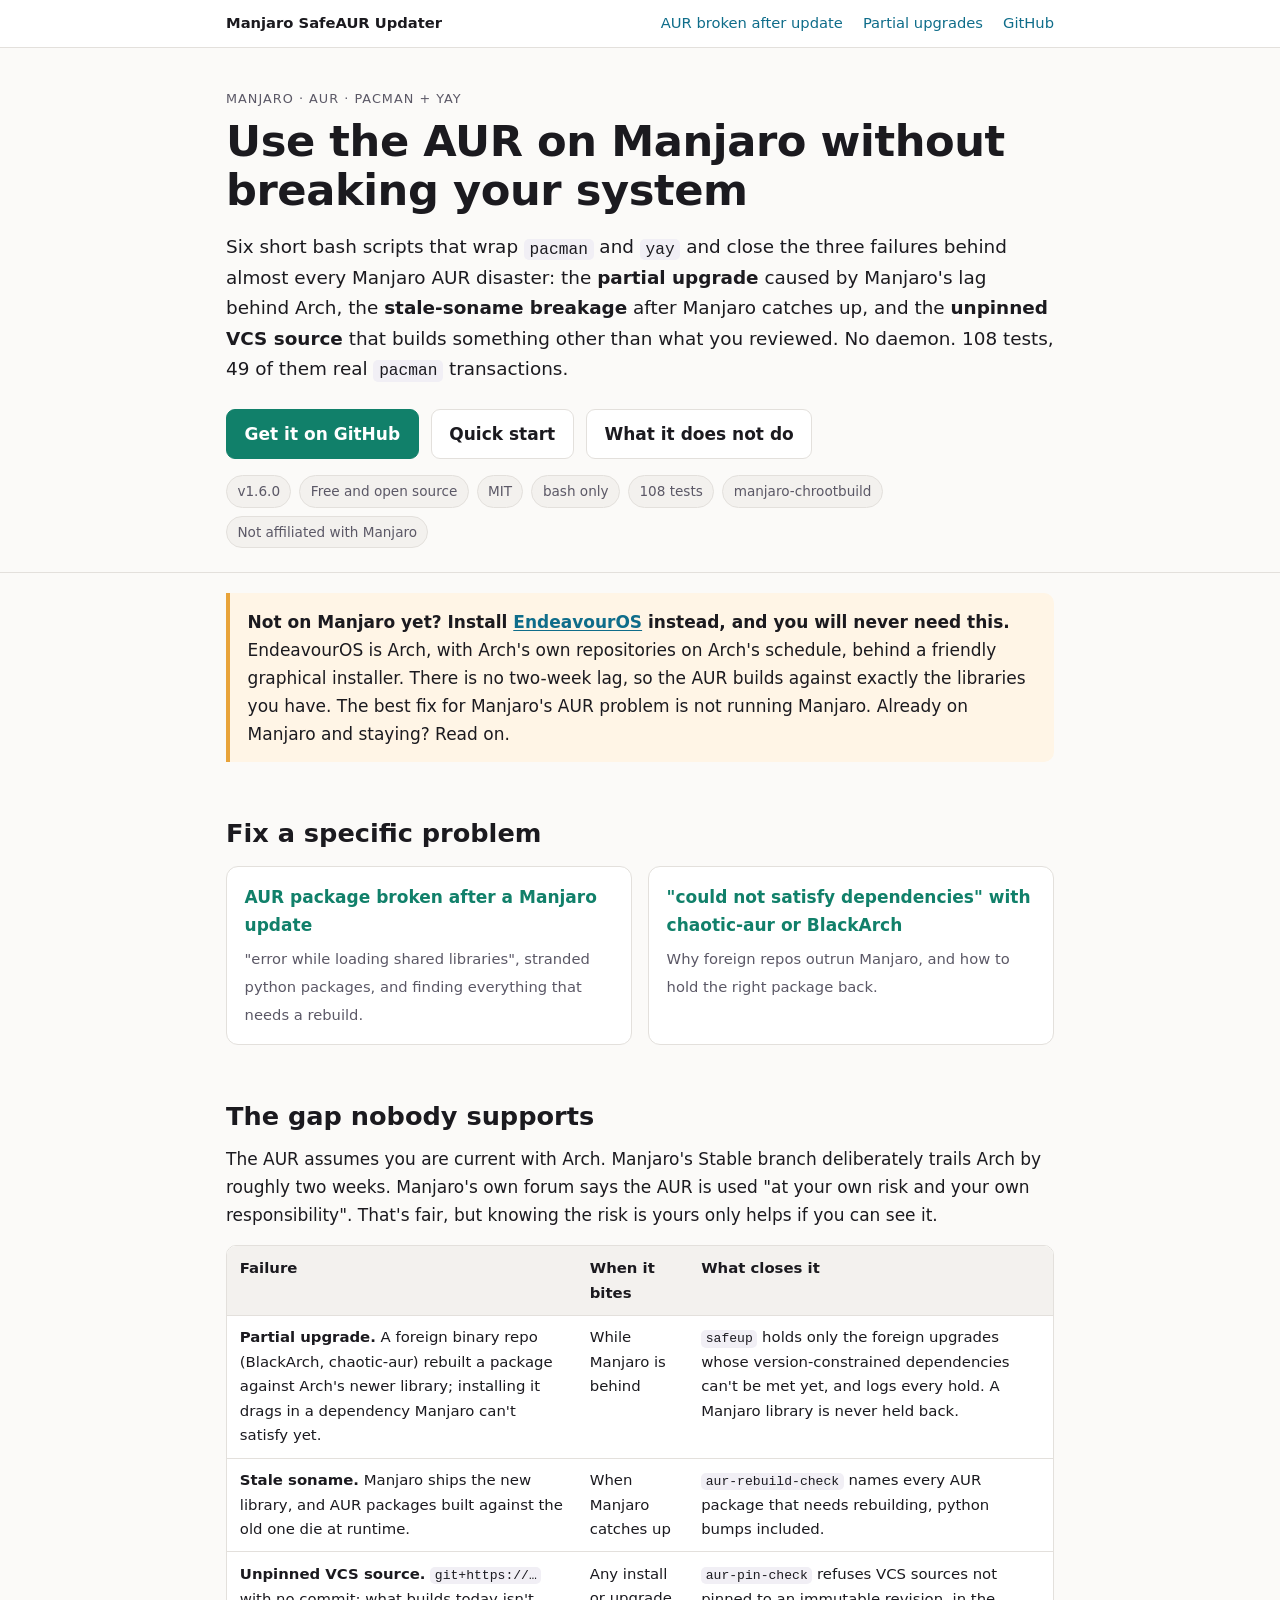
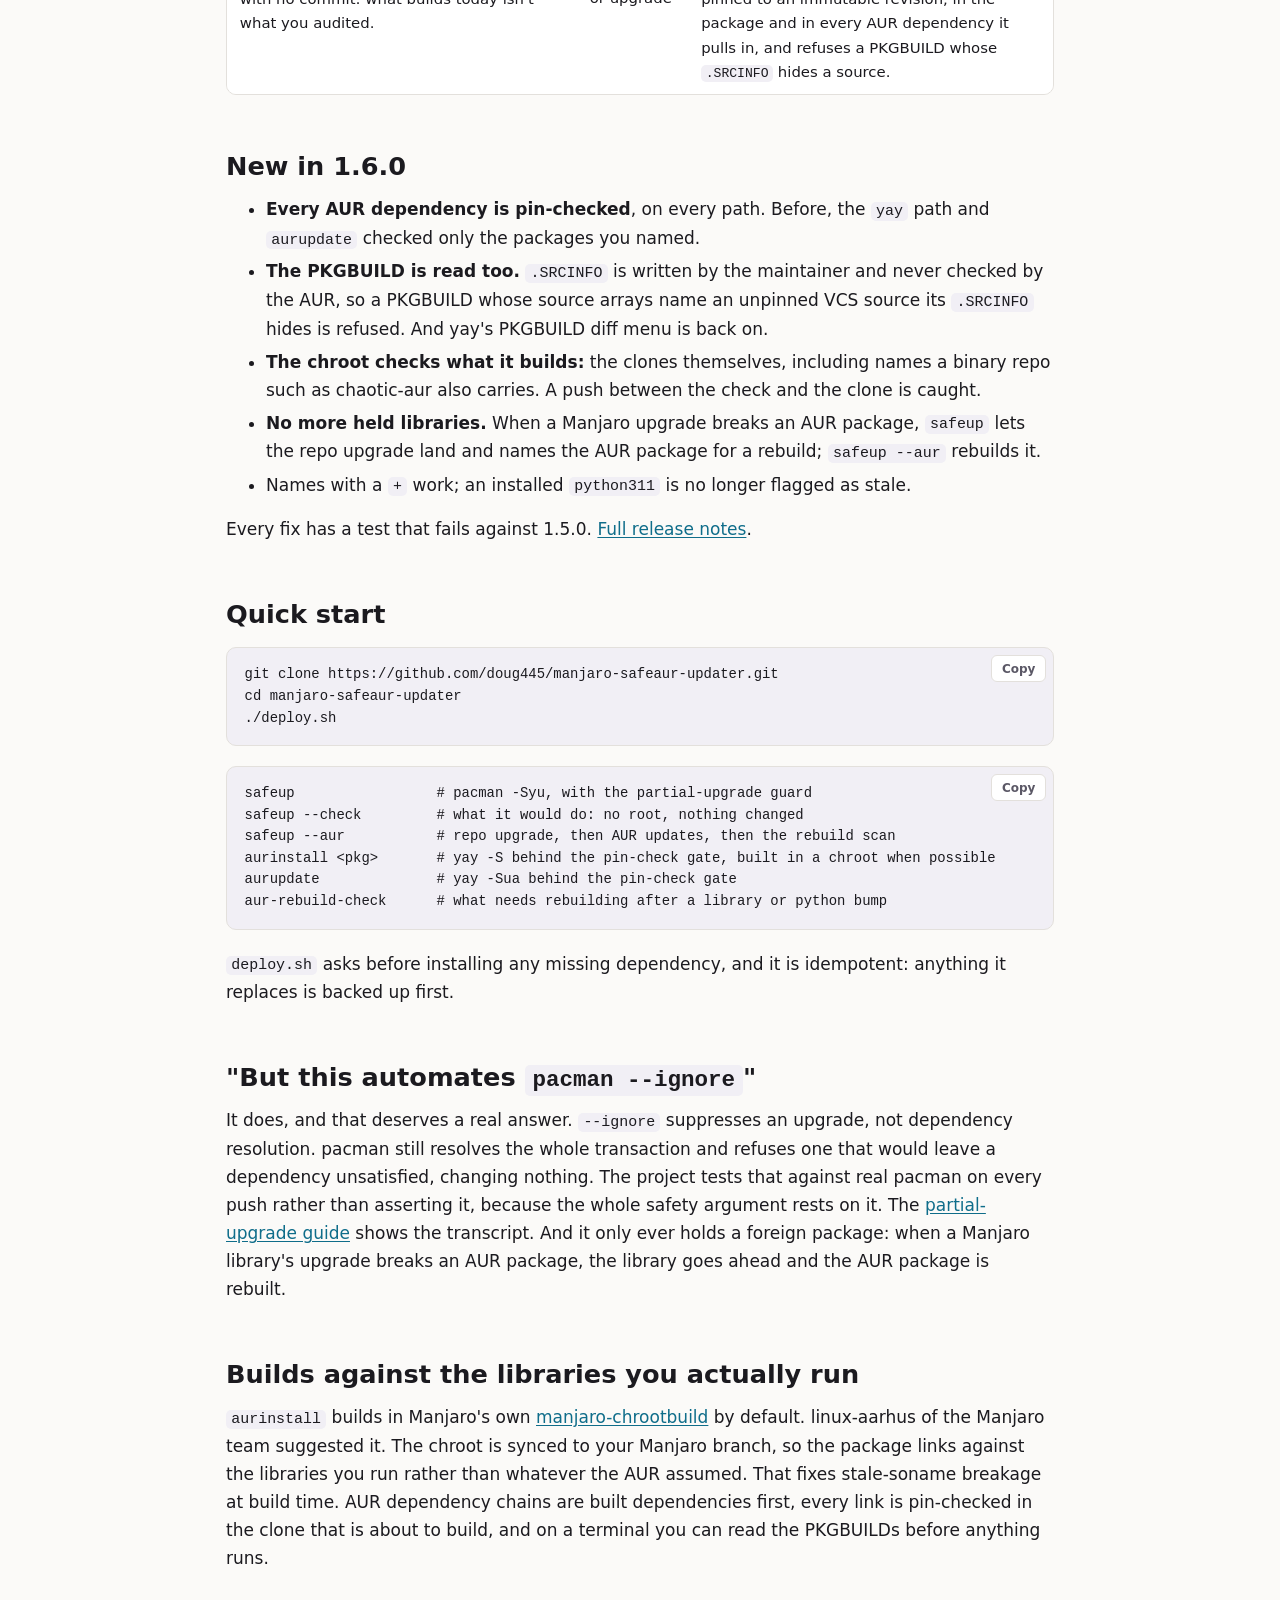
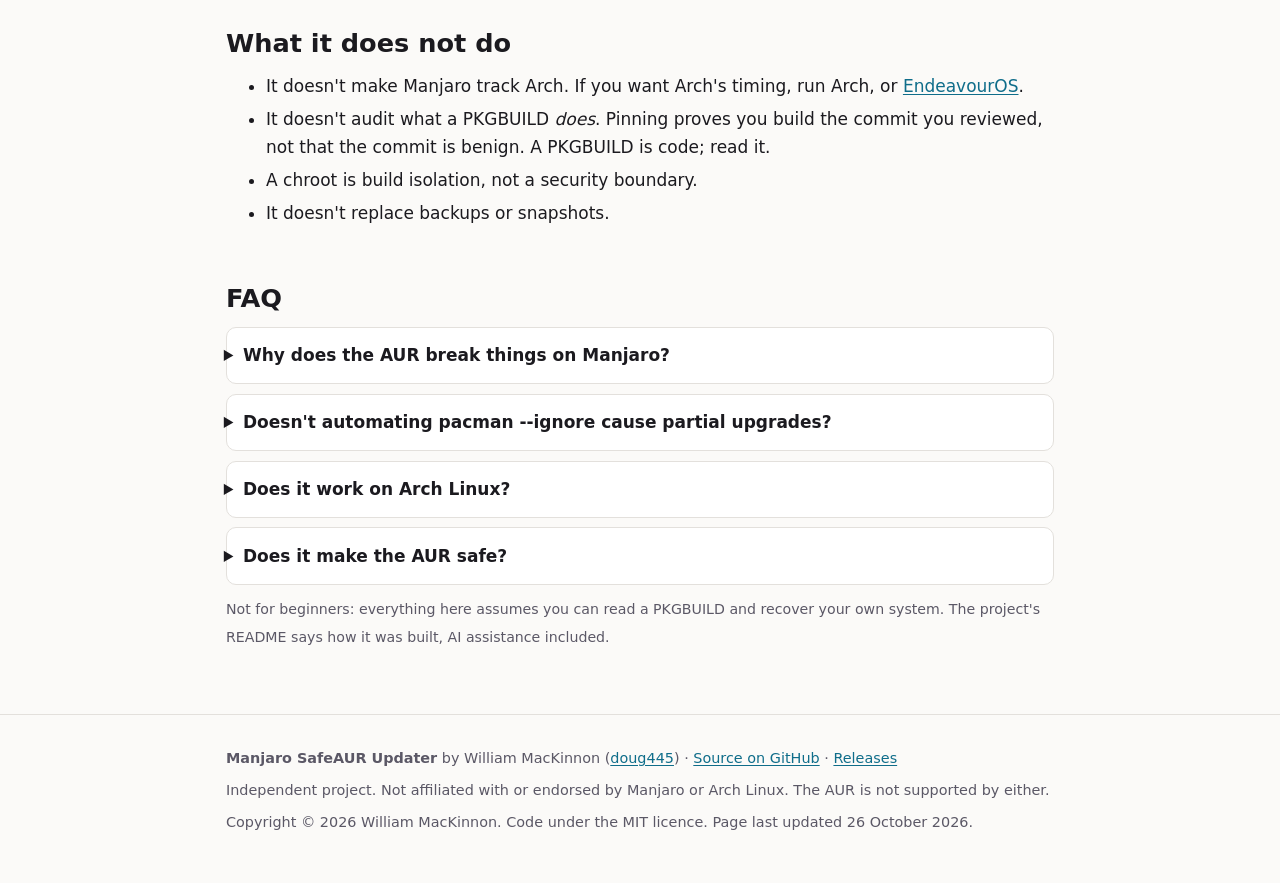
<file: index.html>
<!doctype html>
<html lang="en">
<head>
<meta charset="utf-8">
<meta name="viewport" content="width=device-width, initial-scale=1">
<title>Manjaro SafeAUR Updater: use the AUR without breakage</title>
<meta name="description" content="Use the AUR on Manjaro without breaking your system: a guard against partial upgrades from Manjaro's lag behind Arch, a scan for AUR packages broken by a library bump, and pinned sources.">
<link rel="canonical" href="https://doug445.github.io/manjaro-safeaur-updater/">
<meta name="author" content="William MacKinnon">
<meta name="robots" content="index, follow, max-image-preview:large">
<meta name="color-scheme" content="light dark">
<link rel="stylesheet" href="style.css">
<meta property="og:type" content="website">
<meta property="og:site_name" content="Manjaro SafeAUR Updater">
<meta property="og:title" content="Manjaro SafeAUR Updater: use the AUR on Manjaro without breaking your system">
<meta property="og:description" content="pacman and yay wrappers that close the three failures behind most Manjaro AUR breakage: partial upgrades, stale sonames, and unpinned VCS sources. 108 tests, 49 against real pacman.">
<meta property="og:url" content="https://doug445.github.io/manjaro-safeaur-updater/">
<meta property="og:image" content="https://doug445.github.io/manjaro-safeaur-updater/card.png">
<meta property="og:image:width" content="1200">
<meta property="og:image:height" content="630">
<meta name="twitter:card" content="summary_large_image">
<script type="application/ld+json">
{
  "@context": "https://schema.org",
  "@graph": [
    {
      "@type": "SoftwareApplication",
      "name": "Manjaro SafeAUR Updater",
      "description": "pacman and yay wrappers for Manjaro: a partial-upgrade guard for foreign repositories, a post-upgrade scan for AUR packages broken by a library or python bump, a pinning policy for PKGBUILD VCS sources, and chroot builds via manjaro-chrootbuild.",
      "applicationCategory": "UtilitiesApplication",
      "operatingSystem": "Manjaro Linux",
      "softwareVersion": "1.6.0",
      "license": "https://opensource.org/licenses/MIT",
      "url": "https://doug445.github.io/manjaro-safeaur-updater/",
      "downloadUrl": "https://github.com/doug445/manjaro-safeaur-updater",
      "codeRepository": "https://github.com/doug445/manjaro-safeaur-updater",
      "offers": { "@type": "Offer", "price": "0", "priceCurrency": "USD" },
      "author": { "@type": "Person", "name": "William MacKinnon", "url": "https://github.com/doug445" }
    },
    {
      "@type": "FAQPage",
      "mainEntity": [
        { "@type": "Question", "name": "Why does the AUR break things on Manjaro?", "acceptedAnswer": { "@type": "Answer", "text": "The AUR assumes you are current with Arch, and Manjaro's Stable branch deliberately trails Arch. Packages built against Arch's newer libraries can need dependencies Manjaro does not have yet, and when Manjaro catches up, AUR packages you built against the older library stop resolving it." } },
        { "@type": "Question", "name": "Doesn't automating pacman --ignore cause partial upgrades?", "acceptedAnswer": { "@type": "Answer", "text": "No. --ignore suppresses an upgrade, not dependency resolution: pacman still resolves the whole transaction and refuses one that would leave a dependency unsatisfied. The project's test suite proves this against real pacman transactions on every push." } },
        { "@type": "Question", "name": "Does it work on Arch Linux?", "acceptedAnswer": { "@type": "Answer", "text": "It is scoped to Manjaro on purpose. The problem it solves is created by Manjaro's Stable branch trailing Arch; on Arch itself there is no lag to guard against, and none on EndeavourOS, which uses Arch's repositories directly. If you have not installed yet, install EndeavourOS and skip the problem." } },
        { "@type": "Question", "name": "Does it make the AUR safe?", "acceptedAnswer": { "@type": "Answer", "text": "No. Pinning proves you build the commit you reviewed, not that the commit is benign, and a chroot is build isolation, not a security boundary. The pin check also reads the PKGBUILD and refuses one whose .SRCINFO hides a source, but a PKGBUILD is code: read it. yay's diff menu stays on for that. The AUR is not supported by Arch or Manjaro." } }
      ]
    }
  ]
}
</script>
</head>
<body>

<nav class="sitenav" aria-label="Site">
  <div class="wrap">
    <a class="brand" href="./">Manjaro SafeAUR Updater</a>
    <a href="aur-package-broken-after-manjaro-update/">AUR broken after update</a>
    <a href="manjaro-partial-upgrade-could-not-satisfy-dependencies/">Partial upgrades</a>
    <a href="https://github.com/doug445/manjaro-safeaur-updater">GitHub</a>
  </div>
</nav>

<header class="hero">
  <div class="wrap">
    <p class="eyebrow">Manjaro · AUR · pacman + yay</p>
    <h1>Use the AUR on Manjaro without breaking your system</h1>
    <p class="lede">
      Six short bash scripts that wrap <code>pacman</code> and <code>yay</code> and close the
      three failures behind almost every Manjaro AUR disaster: the <strong>partial upgrade</strong>
      caused by Manjaro's lag behind Arch, the <strong>stale-soname breakage</strong> after Manjaro
      catches up, and the <strong>unpinned VCS source</strong> that builds something other than
      what you reviewed. No daemon. 108 tests, 49 of them real <code>pacman</code> transactions.
    </p>
    <div class="cta">
      <a class="btn primary" href="https://github.com/doug445/manjaro-safeaur-updater">Get it on GitHub</a>
      <a class="btn" href="#quick-start">Quick start</a>
      <a class="btn" href="https://github.com/doug445/manjaro-safeaur-updater#what-this-does-not-do">What it does not do</a>
    </div>
    <ul class="facts" aria-label="At a glance">
      <li>v1.6.0</li><li>Free and open source</li><li>MIT</li><li>bash only</li><li>108 tests</li><li>manjaro-chrootbuild</li>
      <li>Not affiliated with Manjaro</li>
    </ul>
  </div>
</header>

<main class="wrap">

<div class="note">
  <p><strong>Not on Manjaro yet? Install <a href="https://endeavouros.com/">EndeavourOS</a> instead,
    and you will never need this.</strong> EndeavourOS is Arch, with Arch's own repositories on
    Arch's schedule, behind a friendly graphical installer. There is no two-week lag, so the AUR
    builds against exactly the libraries you have. The best fix for Manjaro's AUR problem is not
    running Manjaro. Already on Manjaro and staying? Read on.</p>
</div>

<h2 id="problems">Fix a specific problem</h2>
<div class="cards">
  <a class="card" href="aur-package-broken-after-manjaro-update/"><strong>AUR package broken after a Manjaro update</strong><span>"error while loading shared libraries", stranded python packages, and finding everything that needs a rebuild.</span></a>
  <a class="card" href="manjaro-partial-upgrade-could-not-satisfy-dependencies/"><strong>"could not satisfy dependencies" with chaotic-aur or BlackArch</strong><span>Why foreign repos outrun Manjaro, and how to hold the right package back.</span></a>
</div>

<h2 id="why">The gap nobody supports</h2>
<p>
  The AUR assumes you are current with Arch. Manjaro's Stable branch deliberately trails Arch by
  roughly two weeks. Manjaro's own forum says the AUR is used "at your own risk and your own
  responsibility". That's fair, but knowing the risk is yours only helps if you can see it.
</p>
<div class="table-scroll"><table>
  <thead><tr><th>Failure</th><th>When it bites</th><th>What closes it</th></tr></thead>
  <tbody>
    <tr><td><strong>Partial upgrade.</strong> A foreign binary repo (BlackArch, chaotic-aur) rebuilt a package against Arch's newer library; installing it drags in a dependency Manjaro can't satisfy yet.</td><td>While Manjaro is behind</td><td><code>safeup</code> holds only the foreign upgrades whose version-constrained dependencies can't be met yet, and logs every hold. A Manjaro library is never held back.</td></tr>
    <tr><td><strong>Stale soname.</strong> Manjaro ships the new library, and AUR packages built against the old one die at runtime.</td><td>When Manjaro catches up</td><td><code>aur-rebuild-check</code> names every AUR package that needs rebuilding, python bumps included.</td></tr>
    <tr><td><strong>Unpinned VCS source.</strong> <code>git+https://…</code> with no commit: what builds today isn't what you audited.</td><td>Any install or upgrade</td><td><code>aur-pin-check</code> refuses VCS sources not pinned to an immutable revision, in the package and in every AUR dependency it pulls in, and refuses a PKGBUILD whose <code>.SRCINFO</code> hides a source.</td></tr>
  </tbody>
</table></div>

<h2 id="new">New in 1.6.0</h2>
<ul>
  <li><strong>Every AUR dependency is pin-checked</strong>, on every path. Before, the
    <code>yay</code> path and <code>aurupdate</code> checked only the packages you named.</li>
  <li><strong>The PKGBUILD is read too.</strong> <code>.SRCINFO</code> is written by the maintainer
    and never checked by the AUR, so a PKGBUILD whose source arrays name an unpinned VCS source its
    <code>.SRCINFO</code> hides is refused. And yay's PKGBUILD diff menu is back on.</li>
  <li><strong>The chroot checks what it builds:</strong> the clones themselves, including names a
    binary repo such as chaotic-aur also carries. A push between the check and the clone is caught.</li>
  <li><strong>No more held libraries.</strong> When a Manjaro upgrade breaks an AUR package,
    <code>safeup</code> lets the repo upgrade land and names the AUR package for a rebuild;
    <code>safeup --aur</code> rebuilds it.</li>
  <li>Names with a <code>+</code> work; an installed <code>python311</code> is no longer flagged as stale.</li>
</ul>
<p>Every fix has a test that fails against 1.5.0.
  <a href="https://github.com/doug445/manjaro-safeaur-updater/releases/tag/v1.6.0">Full release notes</a>.</p>

<h2 id="quick-start">Quick start</h2>
<div class="codeblock"><pre><code>git clone https://github.com/doug445/manjaro-safeaur-updater.git
cd manjaro-safeaur-updater
./deploy.sh</code></pre></div>
<div class="codeblock"><pre><code>safeup                 # pacman -Syu, with the partial-upgrade guard
safeup --check         # what it would do: no root, nothing changed
safeup --aur           # repo upgrade, then AUR updates, then the rebuild scan
aurinstall &lt;pkg&gt;       # yay -S behind the pin-check gate, built in a chroot when possible
aurupdate              # yay -Sua behind the pin-check gate
aur-rebuild-check      # what needs rebuilding after a library or python bump</code></pre></div>
<p><code>deploy.sh</code> asks before installing any missing dependency, and it is idempotent:
  anything it replaces is backed up first.</p>

<h2 id="ignore">"But this automates <code>pacman --ignore</code>"</h2>
<p>
  It does, and that deserves a real answer. <code>--ignore</code> suppresses an upgrade, not
  dependency resolution. pacman still resolves the whole transaction and refuses one that would
  leave a dependency unsatisfied, changing nothing. The project tests that against real pacman
  on every push rather than asserting it, because the whole safety argument rests on it. The
  <a href="manjaro-partial-upgrade-could-not-satisfy-dependencies/">partial-upgrade guide</a>
  shows the transcript. And it only ever holds a foreign package: when a Manjaro library's
  upgrade breaks an AUR package, the library goes ahead and the AUR package is rebuilt.
</p>

<h2 id="chroot">Builds against the libraries you actually run</h2>
<p>
  <code>aurinstall</code> builds in Manjaro's own
  <a href="https://gitlab.manjaro.org/tools/development-tools/manjaro-chrootbuild">manjaro-chrootbuild</a>
  by default. linux-aarhus of the Manjaro team suggested it. The chroot is synced to your Manjaro
  branch, so the package links against the libraries you run rather than whatever the AUR assumed.
  That fixes stale-soname breakage at build time. AUR dependency chains are built dependencies
  first, every link is pin-checked in the clone that is about to build, and on a terminal you
  can read the PKGBUILDs before anything runs.
</p>

<h2 id="not">What it does not do</h2>
<ul>
  <li>It doesn't make Manjaro track Arch. If you want Arch's timing, run Arch, or
    <a href="https://endeavouros.com/">EndeavourOS</a>.</li>
  <li>It doesn't audit what a PKGBUILD <em>does</em>. Pinning proves you build the commit you
    reviewed, not that the commit is benign. A PKGBUILD is code; read it.</li>
  <li>A chroot is build isolation, not a security boundary.</li>
  <li>It doesn't replace backups or snapshots.</li>
</ul>

<h2 id="faq">FAQ</h2>
<details>
  <summary>Why does the AUR break things on Manjaro?</summary>
  <p>The AUR assumes you are current with Arch, and Manjaro's Stable branch deliberately trails
    Arch. Packages built against Arch's newer libraries can need dependencies Manjaro does not have
    yet, and when Manjaro catches up, AUR packages you built against the older library stop
    resolving it.</p>
</details>
<details>
  <summary>Doesn't automating pacman --ignore cause partial upgrades?</summary>
  <p>No. --ignore suppresses an upgrade, not dependency resolution: pacman still resolves the whole
    transaction and refuses one that would leave a dependency unsatisfied. The project's test suite
    proves this against real pacman transactions on every push.</p>
</details>
<details>
  <summary>Does it work on Arch Linux?</summary>
  <p>It is scoped to Manjaro on purpose. The problem it solves is created by Manjaro's Stable branch trailing Arch; on Arch itself there is no lag to guard against, and none on EndeavourOS, which uses Arch's repositories directly. If you have not installed yet, install <a href="https://endeavouros.com/">EndeavourOS</a> and skip the problem.</p>
</details>
<details>
  <summary>Does it make the AUR safe?</summary>
  <p>No. Pinning proves you build the commit you reviewed, not that the commit is benign, and a chroot is build isolation, not a security boundary. The pin check also reads the PKGBUILD and refuses one whose <code>.SRCINFO</code> hides a source, but a PKGBUILD is code: read it. yay's diff menu stays on for that. The AUR is not supported by Arch or Manjaro.</p>
</details>

<p><small>Not for beginners: everything here assumes you can read a PKGBUILD and recover your own
  system. The project's README says how it was built, AI assistance included.</small></p>
</main>

<footer>
  <div class="wrap">
    <p><strong>Manjaro SafeAUR Updater</strong> by William MacKinnon
      (<a href="https://github.com/doug445">doug445</a>) ·
      <a href="https://github.com/doug445/manjaro-safeaur-updater">Source on GitHub</a> ·
      <a href="https://github.com/doug445/manjaro-safeaur-updater/releases">Releases</a></p>
    <p>Independent project. Not affiliated with or endorsed by Manjaro or Arch Linux. The AUR is not supported by either.</p>
    <p>Copyright © 2026 William MacKinnon. Code under the MIT licence. Page last updated 26 October 2026.</p>
  </div>
</footer>

<script>
document.querySelectorAll('.codeblock').forEach(function (block) {
  var btn = document.createElement('button');
  btn.className = 'copy'; btn.type = 'button'; btn.textContent = 'Copy';
  btn.addEventListener('click', function () {
    navigator.clipboard.writeText(block.querySelector('code').innerText).then(function () {
      btn.textContent = 'Copied'; setTimeout(function () { btn.textContent = 'Copy'; }, 1500);
    }).catch(function () { btn.textContent = 'Select + copy'; });
  });
  block.appendChild(btn);
});
</script>
</body>
</html>
</file>
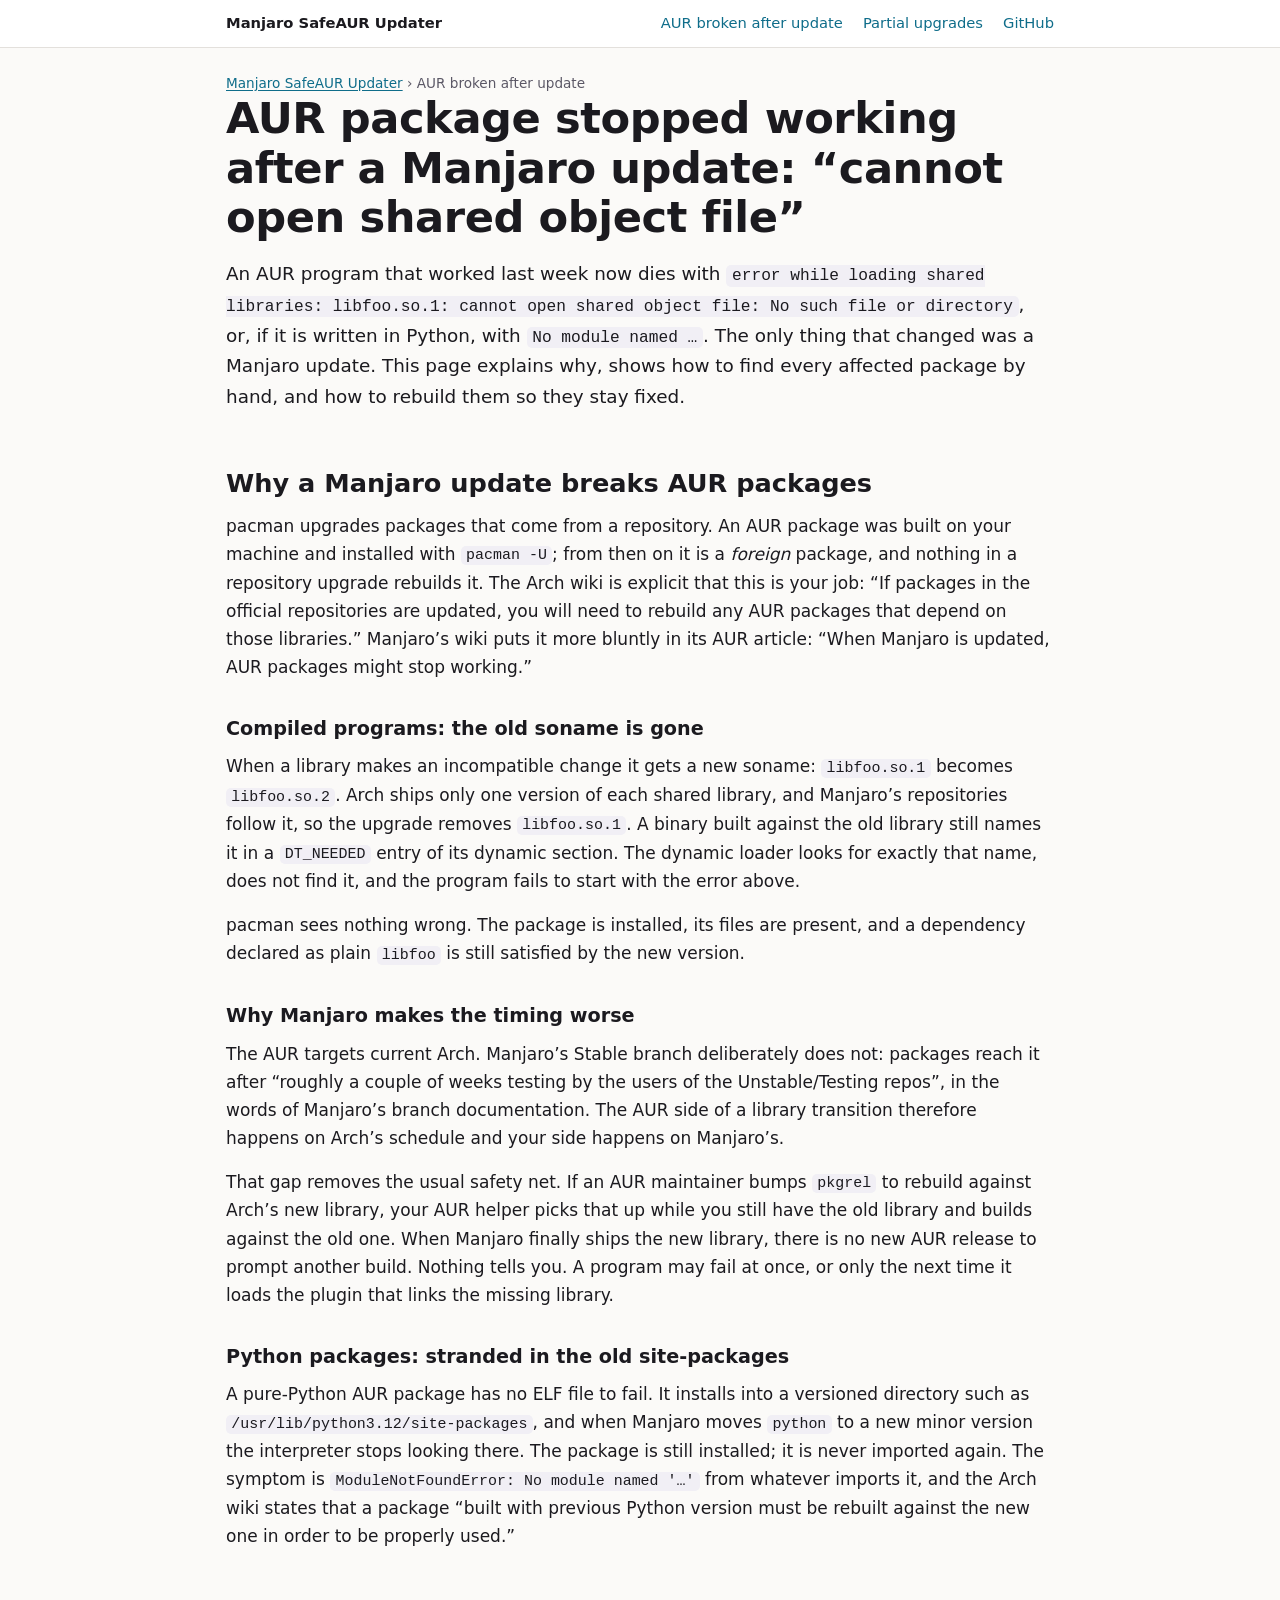
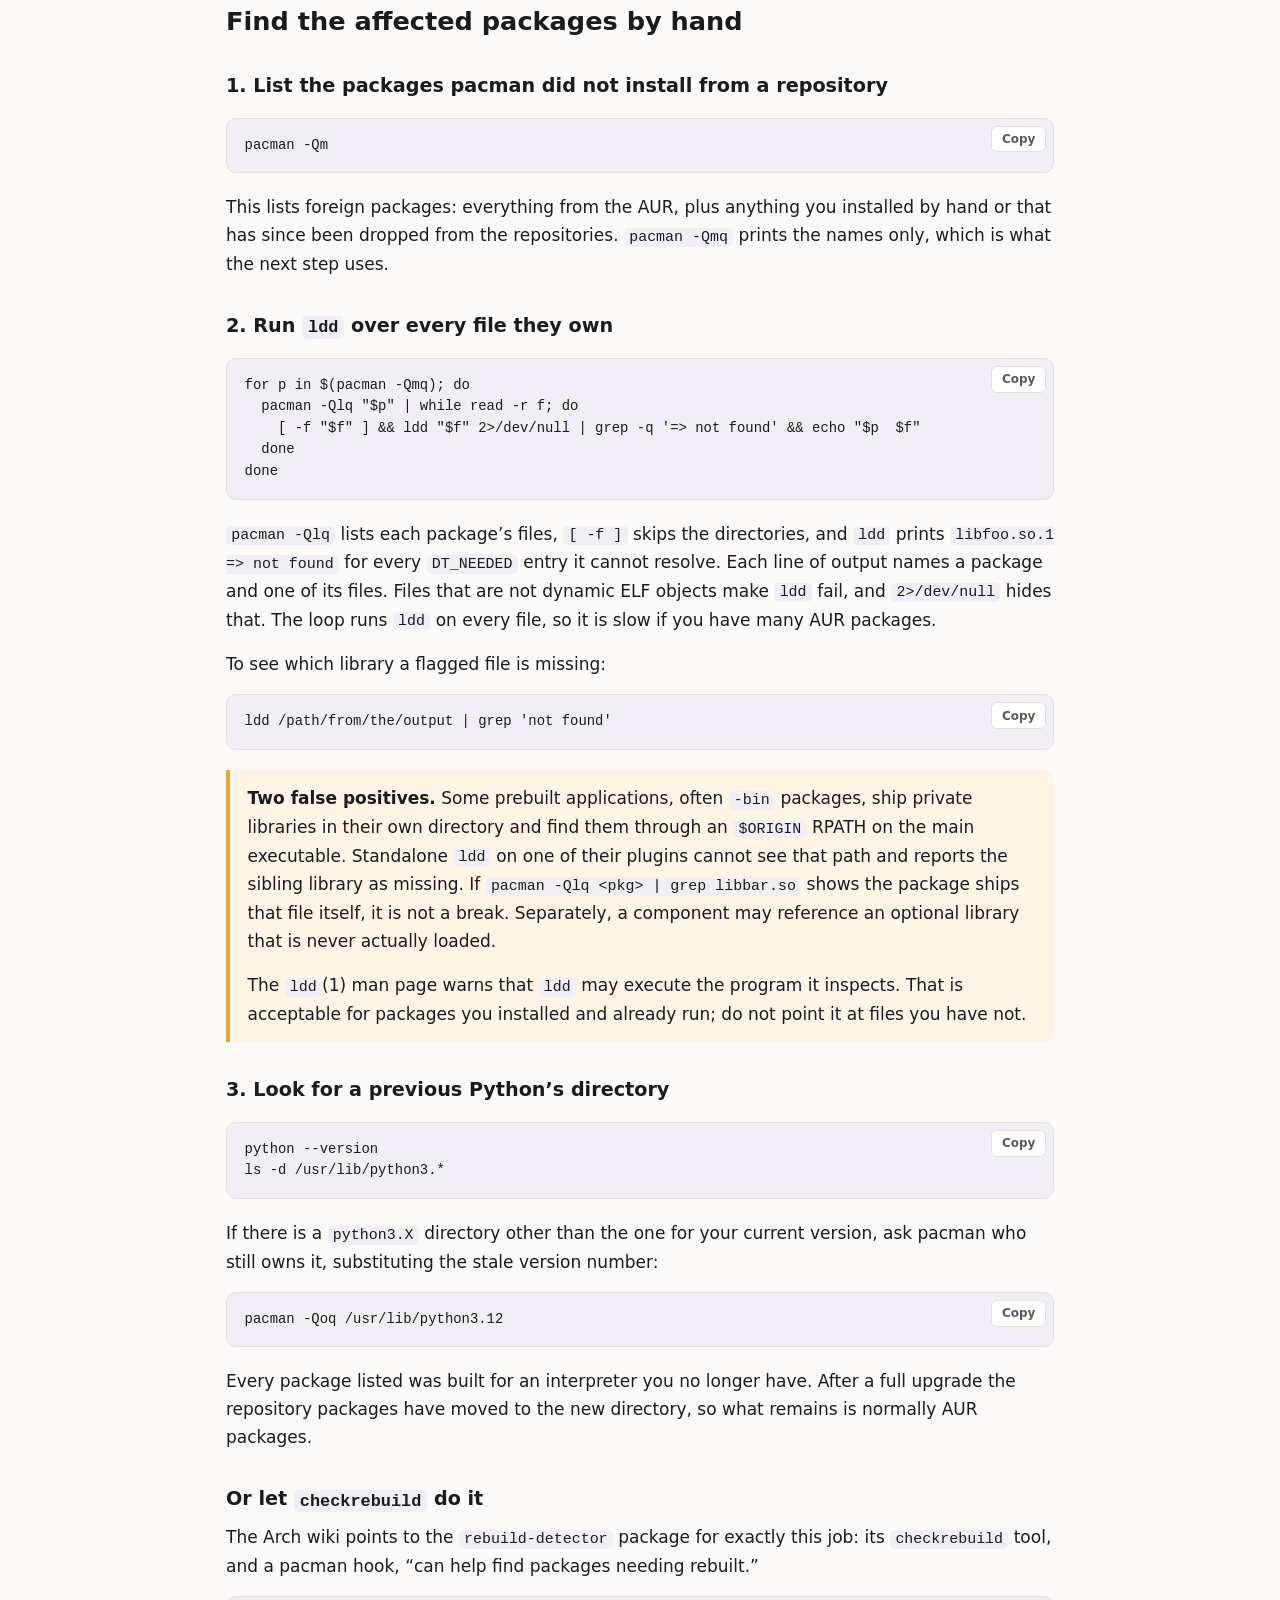
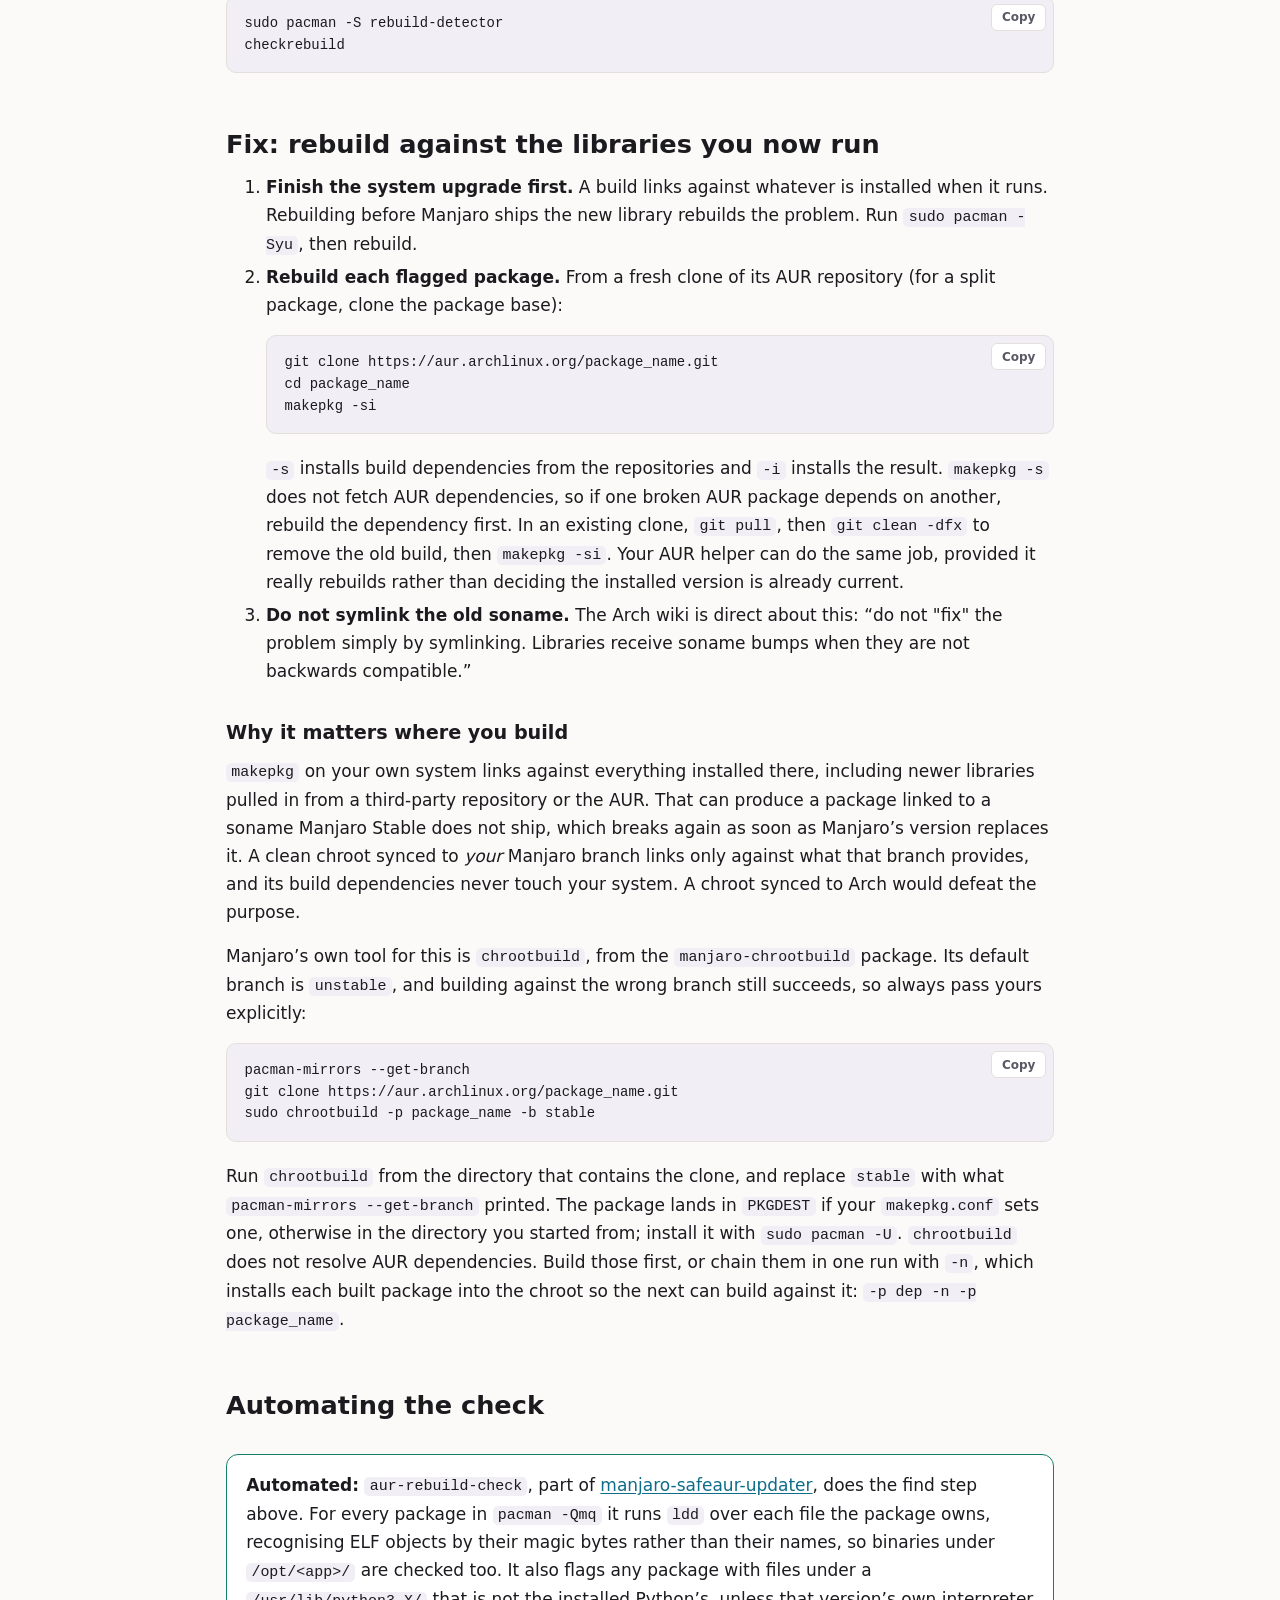
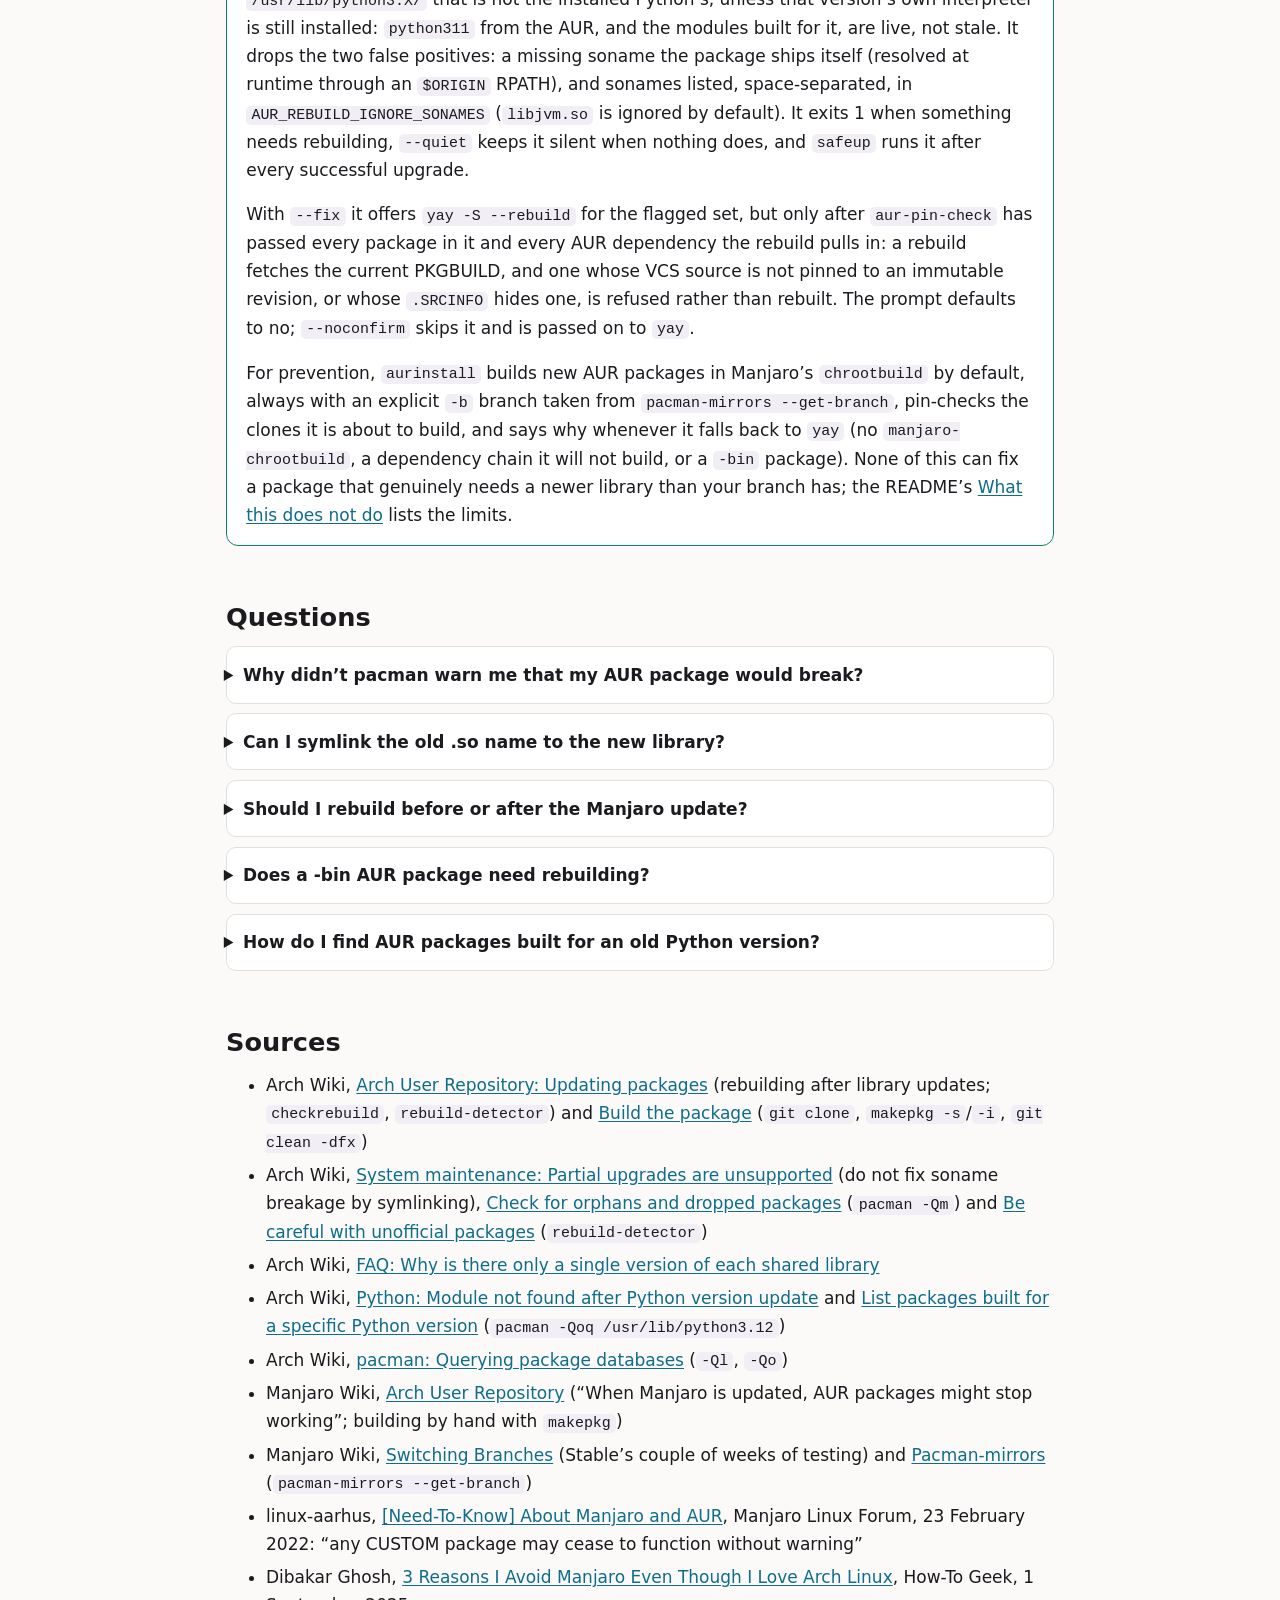
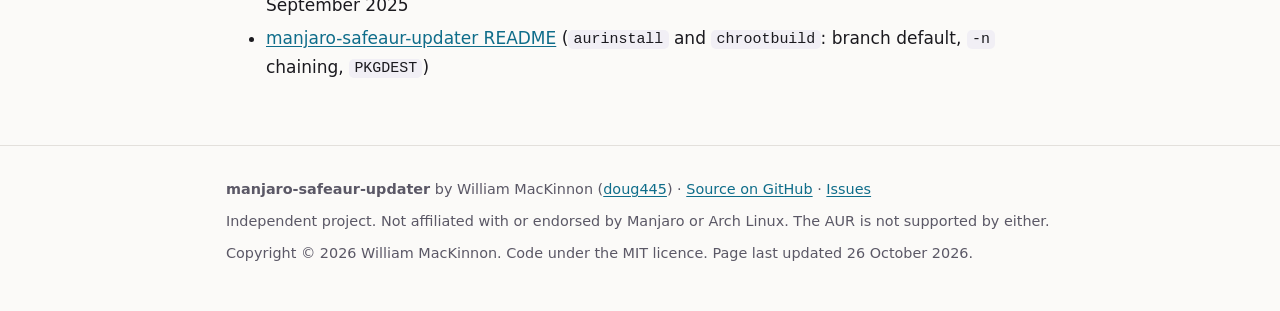
<file: aur-package-broken-after-manjaro-update/index.html>
<!doctype html>
<html lang="en">
<head>
<meta charset="utf-8">
<meta name="viewport" content="width=device-width, initial-scale=1">
<title>AUR package broken after Manjaro update? Find and rebuild it</title>
<meta name="description" content="AUR app failing with “cannot open shared object file” after a Manjaro update? Manjaro shipped a new soname or Python. Find the stale packages and rebuild them.">
<link rel="canonical" href="https://doug445.github.io/manjaro-safeaur-updater/aur-package-broken-after-manjaro-update/">
<meta name="author" content="William MacKinnon">
<meta name="robots" content="index, follow, max-image-preview:large">
<meta name="color-scheme" content="light dark">
<link rel="stylesheet" href="../style.css">
<meta property="og:type" content="article">
<meta property="og:site_name" content="Manjaro SafeAUR Updater">
<meta property="og:title" content="AUR package broken after Manjaro update? Find and rebuild it">
<meta property="og:description" content="AUR app failing with “cannot open shared object file” after a Manjaro update? Manjaro shipped a new soname or Python. Find the stale packages and rebuild them.">
<meta property="og:url" content="https://doug445.github.io/manjaro-safeaur-updater/aur-package-broken-after-manjaro-update/">
<meta property="og:image" content="https://doug445.github.io/manjaro-safeaur-updater/card.png">
<meta property="og:image:width" content="1200">
<meta property="og:image:height" content="630">
<meta property="article:published_time" content="2026-10-14">
<meta property="article:modified_time" content="2026-10-14">
<meta name="twitter:card" content="summary_large_image">
<script type="application/ld+json">
{
  "@context": "https://schema.org",
  "@graph": [
    {
      "@type": "TechArticle",
      "headline": "AUR package stopped working after a Manjaro update: “cannot open shared object file”",
      "description": "AUR app failing with “cannot open shared object file” after a Manjaro update? Manjaro shipped a new soname or Python. Find the stale packages and rebuild them.",
      "datePublished": "2026-10-14",
      "dateModified": "2026-10-26",
      "image": "https://doug445.github.io/manjaro-safeaur-updater/card.png",
      "author": { "@type": "Person", "name": "William MacKinnon", "url": "https://github.com/doug445" },
      "mainEntityOfPage": "https://doug445.github.io/manjaro-safeaur-updater/aur-package-broken-after-manjaro-update/",
      "about": { "@type": "SoftwareApplication", "name": "manjaro-safeaur-updater", "url": "https://doug445.github.io/manjaro-safeaur-updater/", "applicationCategory": "UtilitiesApplication", "operatingSystem": "Manjaro Linux" }
    },
    {
      "@type": "BreadcrumbList",
      "itemListElement": [
        { "@type": "ListItem", "position": 1, "name": "Manjaro SafeAUR Updater", "item": "https://doug445.github.io/manjaro-safeaur-updater/" },
        { "@type": "ListItem", "position": 2, "name": "AUR broken after update", "item": "https://doug445.github.io/manjaro-safeaur-updater/aur-package-broken-after-manjaro-update/" }
      ]
    },
    {
      "@type": "FAQPage",
      "mainEntity": [
        { "@type": "Question", "name": "Why didn’t pacman warn me that my AUR package would break?", "acceptedAnswer": { "@type": "Answer", "text": "pacman checks the dependencies a package declares, and an AUR package often declares a plain, unversioned dependency such as libfoo, which the new version still satisfies. The broken link is the soname recorded inside the binary, and pacman does not inspect that. Rebuilding locally built packages after a library update is left to you." } },
        { "@type": "Question", "name": "Can I symlink the old .so name to the new library?", "acceptedAnswer": { "@type": "Answer", "text": "No. A library gets a new soname when it is not backwards compatible, so the program would load a library with a different ABI from the one it was built for. The Arch wiki says explicitly not to fix missing libraries by symlinking. Rebuild the package instead." } },
        { "@type": "Question", "name": "Should I rebuild before or after the Manjaro update?", "acceptedAnswer": { "@type": "Answer", "text": "After. A build links against the libraries installed when it runs, so rebuilding before Manjaro ships the new library just rebuilds against the old one. Complete sudo pacman -Syu first, then rebuild." } },
        { "@type": "Question", "name": "Does a -bin AUR package need rebuilding?", "acceptedAnswer": { "@type": "Answer", "text": "Rebuilding a -bin package repackages the same prebuilt upstream binary, so it cannot change what that binary links against. If a -bin package reports a missing library, first check whether the package ships that library itself. If it does not, you need a newer upstream release, the missing library installed, or the source-built package instead." } },
        { "@type": "Question", "name": "How do I find AUR packages built for an old Python version?", "acceptedAnswer": { "@type": "Answer", "text": "List the versioned directories with ls -d /usr/lib/python3.* and compare them with python --version. For any older directory, pacman -Qoq /usr/lib/python3.12 (with that version number) lists the packages that still own files there. Those need rebuilding against the current interpreter." } }
      ]
    }
  ]
}
</script>
</head>
<body>

<nav class="sitenav" aria-label="Site">
  <div class="wrap">
    <a class="brand" href="../">Manjaro SafeAUR Updater</a>
    <a href="../aur-package-broken-after-manjaro-update/">AUR broken after update</a>
    <a href="../manjaro-partial-upgrade-could-not-satisfy-dependencies/">Partial upgrades</a>
    <a href="https://github.com/doug445/manjaro-safeaur-updater">GitHub</a>
  </div>
</nav>

<main class="wrap">
<p class="crumbs"><a href="../">Manjaro SafeAUR Updater</a> › AUR broken after update</p>
<h1>AUR package stopped working after a Manjaro update: “cannot open shared object file”</h1>
<p class="lede">An AUR program that worked last week now dies with <code>error while loading shared libraries: libfoo.so.1: cannot open shared object file: No such file or directory</code>, or, if it is written in Python, with <code>No module named …</code>. The only thing that changed was a Manjaro update. This page explains why, shows how to find every affected package by hand, and how to rebuild them so they stay fixed.</p>

<h2 id="why">Why a Manjaro update breaks AUR packages</h2>
<p>pacman upgrades packages that come from a repository. An AUR package was built on your machine and installed with <code>pacman -U</code>; from then on it is a <em>foreign</em> package, and nothing in a repository upgrade rebuilds it. The Arch wiki is explicit that this is your job: “If packages in the official repositories are updated, you will need to rebuild any AUR packages that depend on those libraries.” Manjaro’s wiki puts it more bluntly in its AUR article: “When Manjaro is updated, AUR packages might stop working.”</p>

<h3>Compiled programs: the old soname is gone</h3>
<p>When a library makes an incompatible change it gets a new soname: <code>libfoo.so.1</code> becomes <code>libfoo.so.2</code>. Arch ships only one version of each shared library, and Manjaro’s repositories follow it, so the upgrade removes <code>libfoo.so.1</code>. A binary built against the old library still names it in a <code>DT_NEEDED</code> entry of its dynamic section. The dynamic loader looks for exactly that name, does not find it, and the program fails to start with the error above.</p>
<p>pacman sees nothing wrong. The package is installed, its files are present, and a dependency declared as plain <code>libfoo</code> is still satisfied by the new version.</p>

<h3>Why Manjaro makes the timing worse</h3>
<p>The AUR targets current Arch. Manjaro’s Stable branch deliberately does not: packages reach it after “roughly a couple of weeks testing by the users of the Unstable/Testing repos”, in the words of Manjaro’s branch documentation. The AUR side of a library transition therefore happens on Arch’s schedule and your side happens on Manjaro’s.</p>
<p>That gap removes the usual safety net. If an AUR maintainer bumps <code>pkgrel</code> to rebuild against Arch’s new library, your AUR helper picks that up while you still have the old library and builds against the old one. When Manjaro finally ships the new library, there is no new AUR release to prompt another build. Nothing tells you. A program may fail at once, or only the next time it loads the plugin that links the missing library.</p>

<h3>Python packages: stranded in the old site-packages</h3>
<p>A pure-Python AUR package has no ELF file to fail. It installs into a versioned directory such as <code>/usr/lib/python3.12/site-packages</code>, and when Manjaro moves <code>python</code> to a new minor version the interpreter stops looking there. The package is still installed; it is never imported again. The symptom is <code>ModuleNotFoundError: No module named '…'</code> from whatever imports it, and the Arch wiki states that a package “built with previous Python version must be rebuilt against the new one in order to be properly used.”</p>

<h2 id="find">Find the affected packages by hand</h2>

<h3>1. List the packages pacman did not install from a repository</h3>
<div class="codeblock"><pre><code>pacman -Qm</code></pre></div>
<p>This lists foreign packages: everything from the AUR, plus anything you installed by hand or that has since been dropped from the repositories. <code>pacman -Qmq</code> prints the names only, which is what the next step uses.</p>

<h3>2. Run <code>ldd</code> over every file they own</h3>
<div class="codeblock"><pre><code>for p in $(pacman -Qmq); do
  pacman -Qlq "$p" | while read -r f; do
    [ -f "$f" ] &amp;&amp; ldd "$f" 2&gt;/dev/null | grep -q '=&gt; not found' &amp;&amp; echo "$p  $f"
  done
done</code></pre></div>
<p><code>pacman -Qlq</code> lists each package’s files, <code>[ -f ]</code> skips the directories, and <code>ldd</code> prints <code>libfoo.so.1 =&gt; not found</code> for every <code>DT_NEEDED</code> entry it cannot resolve. Each line of output names a package and one of its files. Files that are not dynamic ELF objects make <code>ldd</code> fail, and <code>2&gt;/dev/null</code> hides that. The loop runs <code>ldd</code> on every file, so it is slow if you have many AUR packages.</p>
<p>To see which library a flagged file is missing:</p>
<div class="codeblock"><pre><code>ldd /path/from/the/output | grep 'not found'</code></pre></div>
<div class="note">
<p><strong>Two false positives.</strong> Some prebuilt applications, often <code>-bin</code> packages, ship private libraries in their own directory and find them through an <code>$ORIGIN</code> RPATH on the main executable. Standalone <code>ldd</code> on one of their plugins cannot see that path and reports the sibling library as missing. If <code>pacman -Qlq &lt;pkg&gt; | grep libbar.so</code> shows the package ships that file itself, it is not a break. Separately, a component may reference an optional library that is never actually loaded.</p>
<p>The <code>ldd</code>(1) man page warns that <code>ldd</code> may execute the program it inspects. That is acceptable for packages you installed and already run; do not point it at files you have not.</p>
</div>

<h3>3. Look for a previous Python’s directory</h3>
<div class="codeblock"><pre><code>python --version
ls -d /usr/lib/python3.*</code></pre></div>
<p>If there is a <code>python3.X</code> directory other than the one for your current version, ask pacman who still owns it, substituting the stale version number:</p>
<div class="codeblock"><pre><code>pacman -Qoq /usr/lib/python3.12</code></pre></div>
<p>Every package listed was built for an interpreter you no longer have. After a full upgrade the repository packages have moved to the new directory, so what remains is normally AUR packages.</p>

<h3>Or let <code>checkrebuild</code> do it</h3>
<p>The Arch wiki points to the <code>rebuild-detector</code> package for exactly this job: its <code>checkrebuild</code> tool, and a pacman hook, “can help find packages needing rebuilt.”</p>
<div class="codeblock"><pre><code>sudo pacman -S rebuild-detector
checkrebuild</code></pre></div>

<h2 id="fix">Fix: rebuild against the libraries you now run</h2>
<ol>
<li><strong>Finish the system upgrade first.</strong> A build links against whatever is installed when it runs. Rebuilding before Manjaro ships the new library rebuilds the problem. Run <code>sudo pacman -Syu</code>, then rebuild.</li>
<li><strong>Rebuild each flagged package.</strong> From a fresh clone of its AUR repository (for a split package, clone the package base):
<div class="codeblock"><pre><code>git clone https://aur.archlinux.org/package_name.git
cd package_name
makepkg -si</code></pre></div>
<code>-s</code> installs build dependencies from the repositories and <code>-i</code> installs the result. <code>makepkg -s</code> does not fetch AUR dependencies, so if one broken AUR package depends on another, rebuild the dependency first. In an existing clone, <code>git pull</code>, then <code>git clean -dfx</code> to remove the old build, then <code>makepkg -si</code>. Your AUR helper can do the same job, provided it really rebuilds rather than deciding the installed version is already current.</li>
<li><strong>Do not symlink the old soname.</strong> The Arch wiki is direct about this: “do not "fix" the problem simply by symlinking. Libraries receive soname bumps when they are not backwards compatible.”</li>
</ol>

<h3>Why it matters where you build</h3>
<p><code>makepkg</code> on your own system links against everything installed there, including newer libraries pulled in from a third-party repository or the AUR. That can produce a package linked to a soname Manjaro Stable does not ship, which breaks again as soon as Manjaro’s version replaces it. A clean chroot synced to <em>your</em> Manjaro branch links only against what that branch provides, and its build dependencies never touch your system. A chroot synced to Arch would defeat the purpose.</p>
<p>Manjaro’s own tool for this is <code>chrootbuild</code>, from the <code>manjaro-chrootbuild</code> package. Its default branch is <code>unstable</code>, and building against the wrong branch still succeeds, so always pass yours explicitly:</p>
<div class="codeblock"><pre><code>pacman-mirrors --get-branch
git clone https://aur.archlinux.org/package_name.git
sudo chrootbuild -p package_name -b stable</code></pre></div>
<p>Run <code>chrootbuild</code> from the directory that contains the clone, and replace <code>stable</code> with what <code>pacman-mirrors --get-branch</code> printed. The package lands in <code>PKGDEST</code> if your <code>makepkg.conf</code> sets one, otherwise in the directory you started from; install it with <code>sudo pacman -U</code>. <code>chrootbuild</code> does not resolve AUR dependencies. Build those first, or chain them in one run with <code>-n</code>, which installs each built package into the chroot so the next can build against it: <code>-p dep -n -p package_name</code>.</p>

<h2 id="automated">Automating the check</h2>
<div class="tool">
<p><strong>Automated:</strong> <code>aur-rebuild-check</code>, part of <a href="https://github.com/doug445/manjaro-safeaur-updater">manjaro-safeaur-updater</a>, does the find step above. For every package in <code>pacman -Qmq</code> it runs <code>ldd</code> over each file the package owns, recognising ELF objects by their magic bytes rather than their names, so binaries under <code>/opt/&lt;app&gt;/</code> are checked too. It also flags any package with files under a <code>/usr/lib/python3.X/</code> that is not the installed Python’s, unless that version’s own interpreter is still installed: <code>python311</code> from the AUR, and the modules built for it, are live, not stale. It drops the two false positives: a missing soname the package ships itself (resolved at runtime through an <code>$ORIGIN</code> RPATH), and sonames listed, space-separated, in <code>AUR_REBUILD_IGNORE_SONAMES</code> (<code>libjvm.so</code> is ignored by default). It exits 1 when something needs rebuilding, <code>--quiet</code> keeps it silent when nothing does, and <code>safeup</code> runs it after every successful upgrade.</p>
<p>With <code>--fix</code> it offers <code>yay -S --rebuild</code> for the flagged set, but only after <code>aur-pin-check</code> has passed every package in it and every AUR dependency the rebuild pulls in: a rebuild fetches the current PKGBUILD, and one whose VCS source is not pinned to an immutable revision, or whose <code>.SRCINFO</code> hides one, is refused rather than rebuilt. The prompt defaults to no; <code>--noconfirm</code> skips it and is passed on to <code>yay</code>.</p>
<p>For prevention, <code>aurinstall</code> builds new AUR packages in Manjaro’s <code>chrootbuild</code> by default, always with an explicit <code>-b</code> branch taken from <code>pacman-mirrors --get-branch</code>, pin-checks the clones it is about to build, and says why whenever it falls back to <code>yay</code> (no <code>manjaro-chrootbuild</code>, a dependency chain it will not build, or a <code>-bin</code> package). None of this can fix a package that genuinely needs a newer library than your branch has; the README’s <a href="https://github.com/doug445/manjaro-safeaur-updater#what-this-does-not-do">What this does not do</a> lists the limits.</p>
</div>

<h2 id="faq">Questions</h2>
<details><summary>Why didn’t pacman warn me that my AUR package would break?</summary><p>pacman checks the dependencies a package declares, and an AUR package often declares a plain, unversioned dependency such as libfoo, which the new version still satisfies. The broken link is the soname recorded inside the binary, and pacman does not inspect that. Rebuilding locally built packages after a library update is left to you.</p></details>
<details><summary>Can I symlink the old .so name to the new library?</summary><p>No. A library gets a new soname when it is not backwards compatible, so the program would load a library with a different ABI from the one it was built for. The Arch wiki says explicitly not to fix missing libraries by symlinking. Rebuild the package instead.</p></details>
<details><summary>Should I rebuild before or after the Manjaro update?</summary><p>After. A build links against the libraries installed when it runs, so rebuilding before Manjaro ships the new library just rebuilds against the old one. Complete <code>sudo pacman -Syu</code> first, then rebuild.</p></details>
<details><summary>Does a -bin AUR package need rebuilding?</summary><p>Rebuilding a -bin package repackages the same prebuilt upstream binary, so it cannot change what that binary links against. If a -bin package reports a missing library, first check whether the package ships that library itself. If it does not, you need a newer upstream release, the missing library installed, or the source-built package instead.</p></details>
<details><summary>How do I find AUR packages built for an old Python version?</summary><p>List the versioned directories with <code>ls -d /usr/lib/python3.*</code> and compare them with <code>python --version</code>. For any older directory, <code>pacman -Qoq /usr/lib/python3.12</code> (with that version number) lists the packages that still own files there. Those need rebuilding against the current interpreter.</p></details>

<h2 id="sources">Sources</h2>
<ul>
<li>Arch Wiki, <a href="https://wiki.archlinux.org/title/Arch_User_Repository#Updating_packages">Arch User Repository: Updating packages</a> (rebuilding after library updates; <code>checkrebuild</code>, <code>rebuild-detector</code>) and <a href="https://wiki.archlinux.org/title/Arch_User_Repository#Build_the_package">Build the package</a> (<code>git clone</code>, <code>makepkg -s</code>/<code>-i</code>, <code>git clean -dfx</code>)</li>
<li>Arch Wiki, <a href="https://wiki.archlinux.org/title/System_maintenance#Partial_upgrades_are_unsupported">System maintenance: Partial upgrades are unsupported</a> (do not fix soname breakage by symlinking), <a href="https://wiki.archlinux.org/title/System_maintenance#Check_for_orphans_and_dropped_packages">Check for orphans and dropped packages</a> (<code>pacman -Qm</code>) and <a href="https://wiki.archlinux.org/title/System_maintenance#Be_careful_with_unofficial_packages">Be careful with unofficial packages</a> (<code>rebuild-detector</code>)</li>
<li>Arch Wiki, <a href="https://wiki.archlinux.org/title/Frequently_asked_questions#Why_is_there_only_a_single_version_of_each_shared_library_in_the_official_repositories?">FAQ: Why is there only a single version of each shared library</a></li>
<li>Arch Wiki, <a href="https://wiki.archlinux.org/title/Python#Module_not_found_after_Python_version_update">Python: Module not found after Python version update</a> and <a href="https://wiki.archlinux.org/title/Python#List_packages_built_for_a_specific_Python_version">List packages built for a specific Python version</a> (<code>pacman -Qoq /usr/lib/python3.12</code>)</li>
<li>Arch Wiki, <a href="https://wiki.archlinux.org/title/Pacman#Querying_package_databases">pacman: Querying package databases</a> (<code>-Ql</code>, <code>-Qo</code>)</li>
<li>Manjaro Wiki, <a href="https://wiki.manjaro.org/index.php?title=Arch_User_Repository">Arch User Repository</a> (“When Manjaro is updated, AUR packages might stop working”; building by hand with <code>makepkg</code>)</li>
<li>Manjaro Wiki, <a href="https://wiki.manjaro.org/index.php?title=Switching_Branches">Switching Branches</a> (Stable’s couple of weeks of testing) and <a href="https://wiki.manjaro.org/index.php?title=Pacman-mirrors">Pacman-mirrors</a> (<code>pacman-mirrors --get-branch</code>)</li>
<li>linux-aarhus, <a href="https://forum.manjaro.org/t/need-to-know-about-manjaro-and-aur/103617">[Need-To-Know] About Manjaro and AUR</a>, Manjaro Linux Forum, 23 February 2022: “any CUSTOM package may cease to function without warning”</li>
<li>Dibakar Ghosh, <a href="https://www.howtogeek.com/why-i-avoid-manjaro-even-though-i-love-arch-linux/">3 Reasons I Avoid Manjaro Even Though I Love Arch Linux</a>, How-To Geek, 1 September 2025</li>
<li><a href="https://github.com/doug445/manjaro-safeaur-updater#readme">manjaro-safeaur-updater README</a> (<code>aurinstall</code> and <code>chrootbuild</code>: branch default, <code>-n</code> chaining, <code>PKGDEST</code>)</li>
</ul>

</main>

<footer>
  <div class="wrap">
    <p><strong>manjaro-safeaur-updater</strong> by William MacKinnon
      (<a href="https://github.com/doug445">doug445</a>) ·
      <a href="https://github.com/doug445/manjaro-safeaur-updater">Source on GitHub</a> ·
      <a href="https://github.com/doug445/manjaro-safeaur-updater/issues">Issues</a></p>
    <p>Independent project. Not affiliated with or endorsed by Manjaro or Arch Linux. The AUR is not supported by either.</p>
    <p>Copyright © 2026 William MacKinnon. Code under the MIT licence. Page last updated 26 October 2026.</p>
  </div>
</footer>

<script>
document.querySelectorAll('.codeblock').forEach(function (block) {
  var btn = document.createElement('button');
  btn.className = 'copy'; btn.type = 'button'; btn.textContent = 'Copy';
  btn.addEventListener('click', function () {
    navigator.clipboard.writeText(block.querySelector('code').innerText).then(function () {
      btn.textContent = 'Copied'; setTimeout(function () { btn.textContent = 'Copy'; }, 1500);
    }).catch(function () { btn.textContent = 'Select + copy'; });
  });
  block.appendChild(btn);
});
</script>
</body>
</html>
</file>
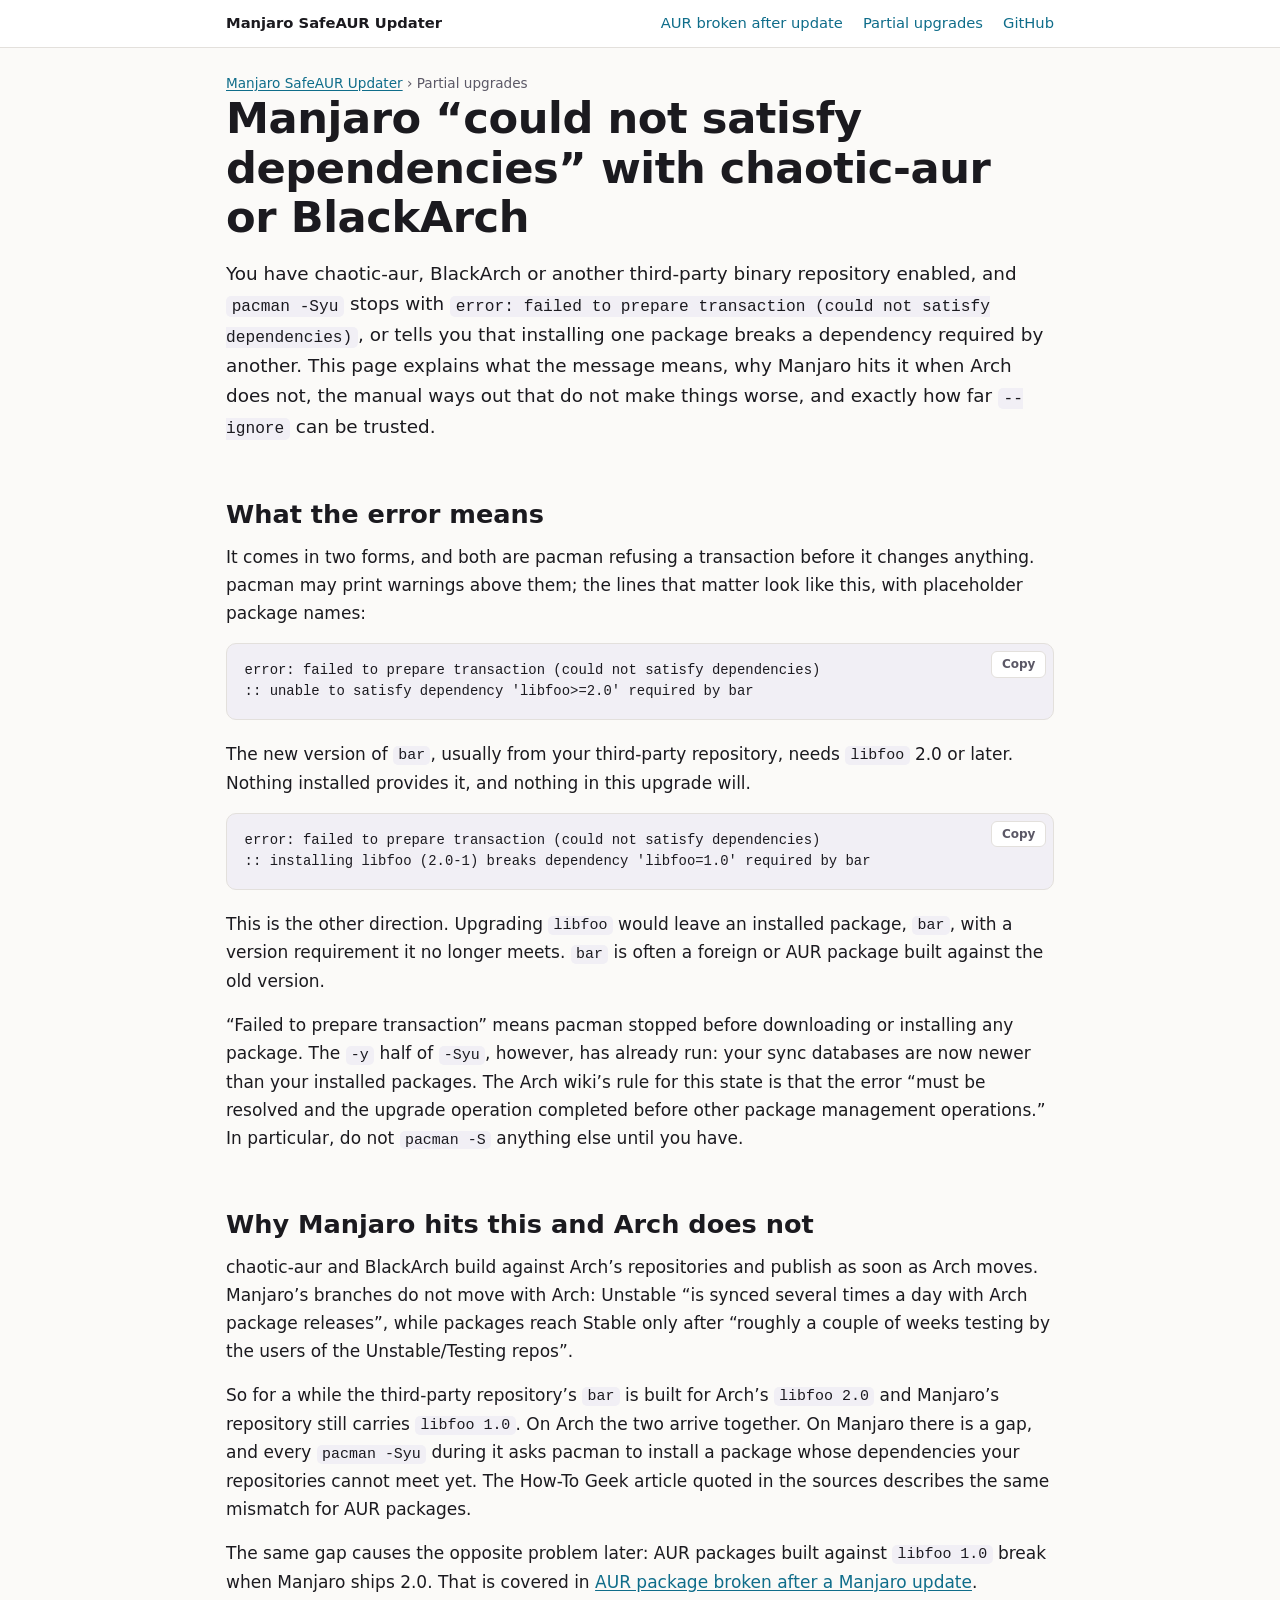
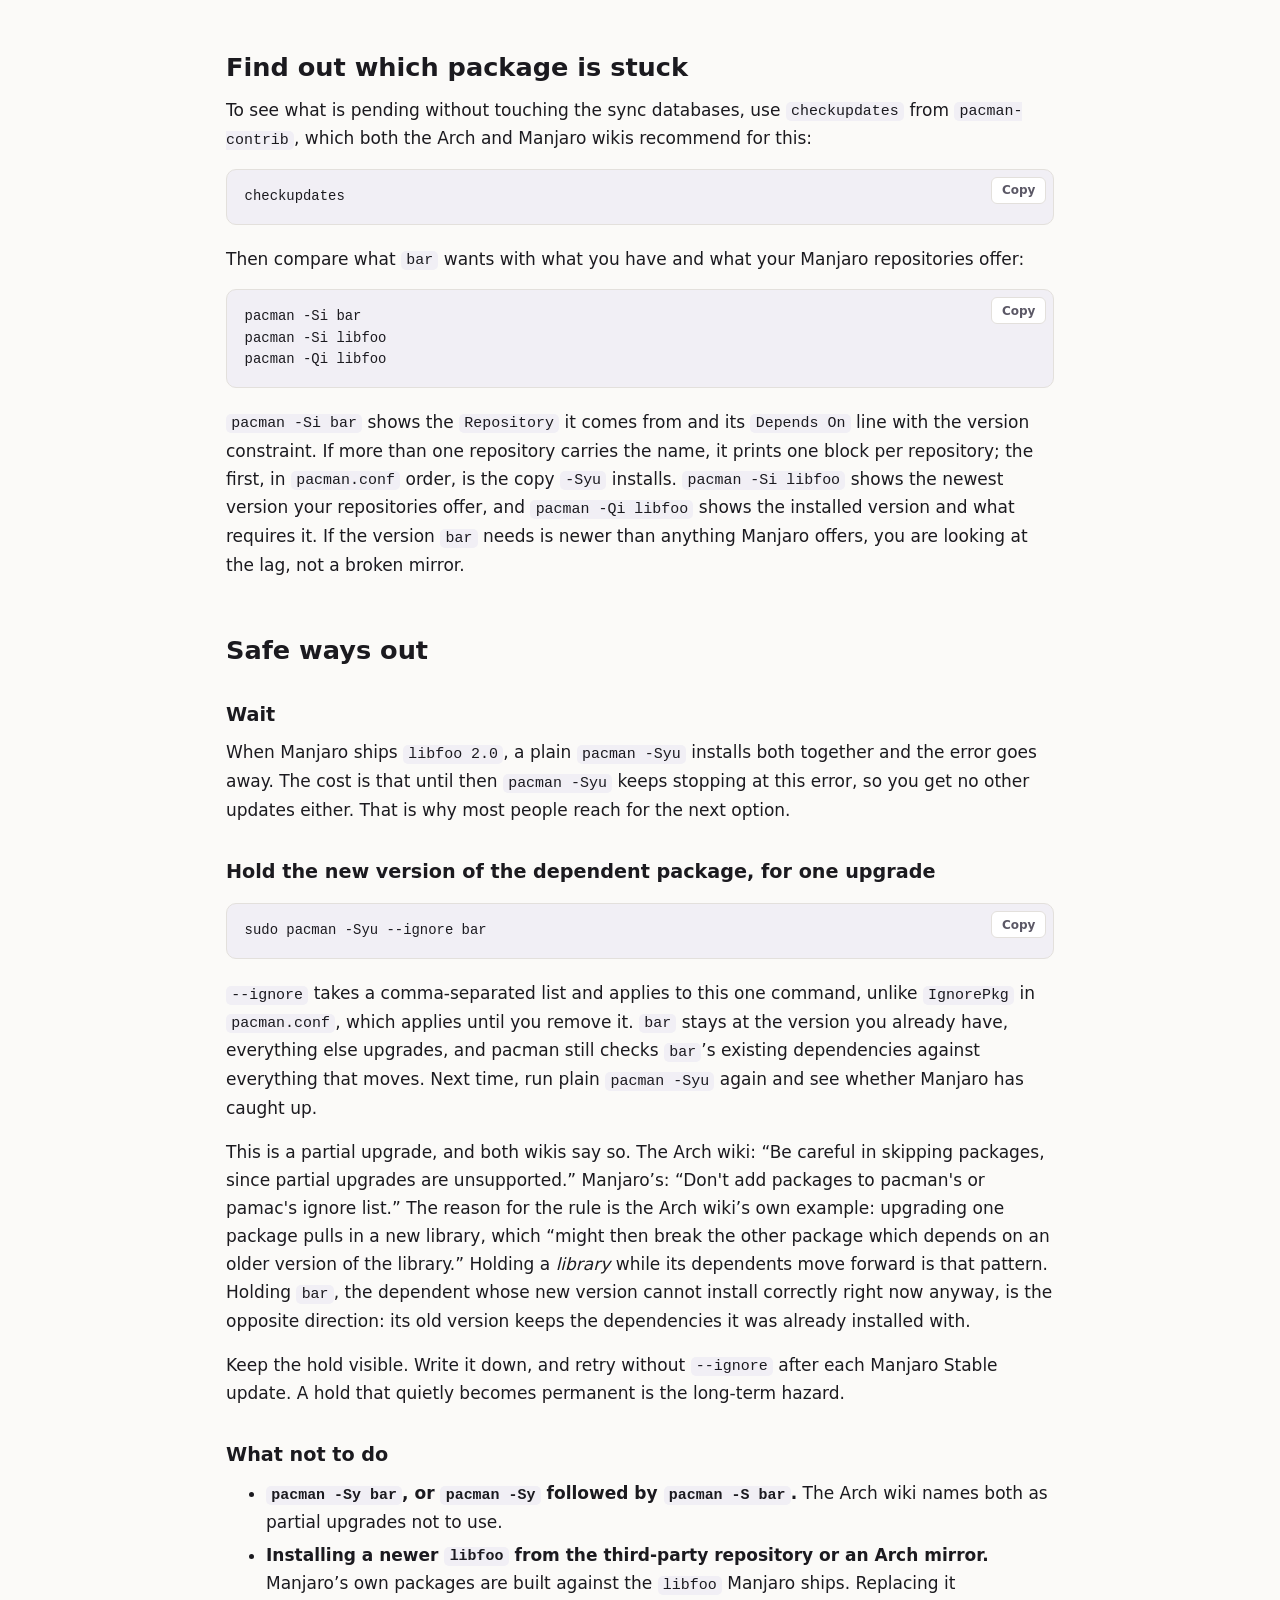
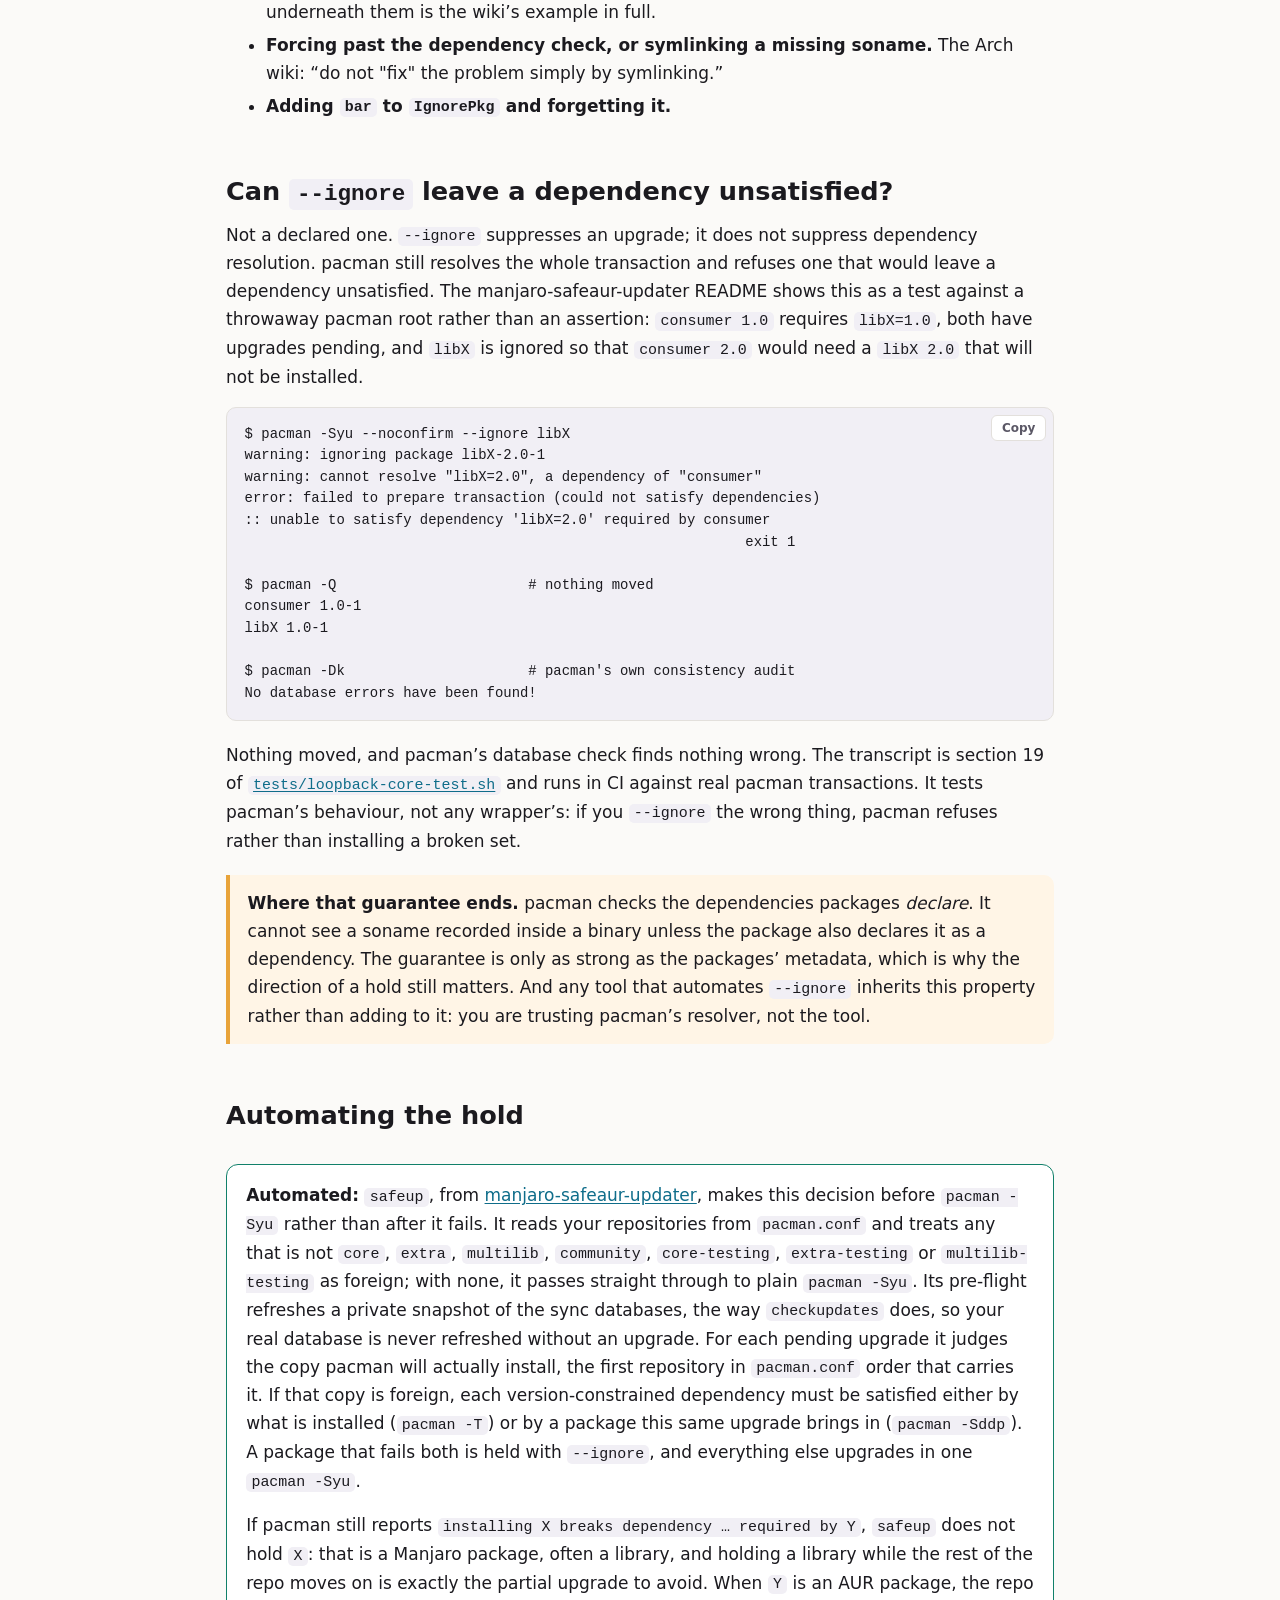
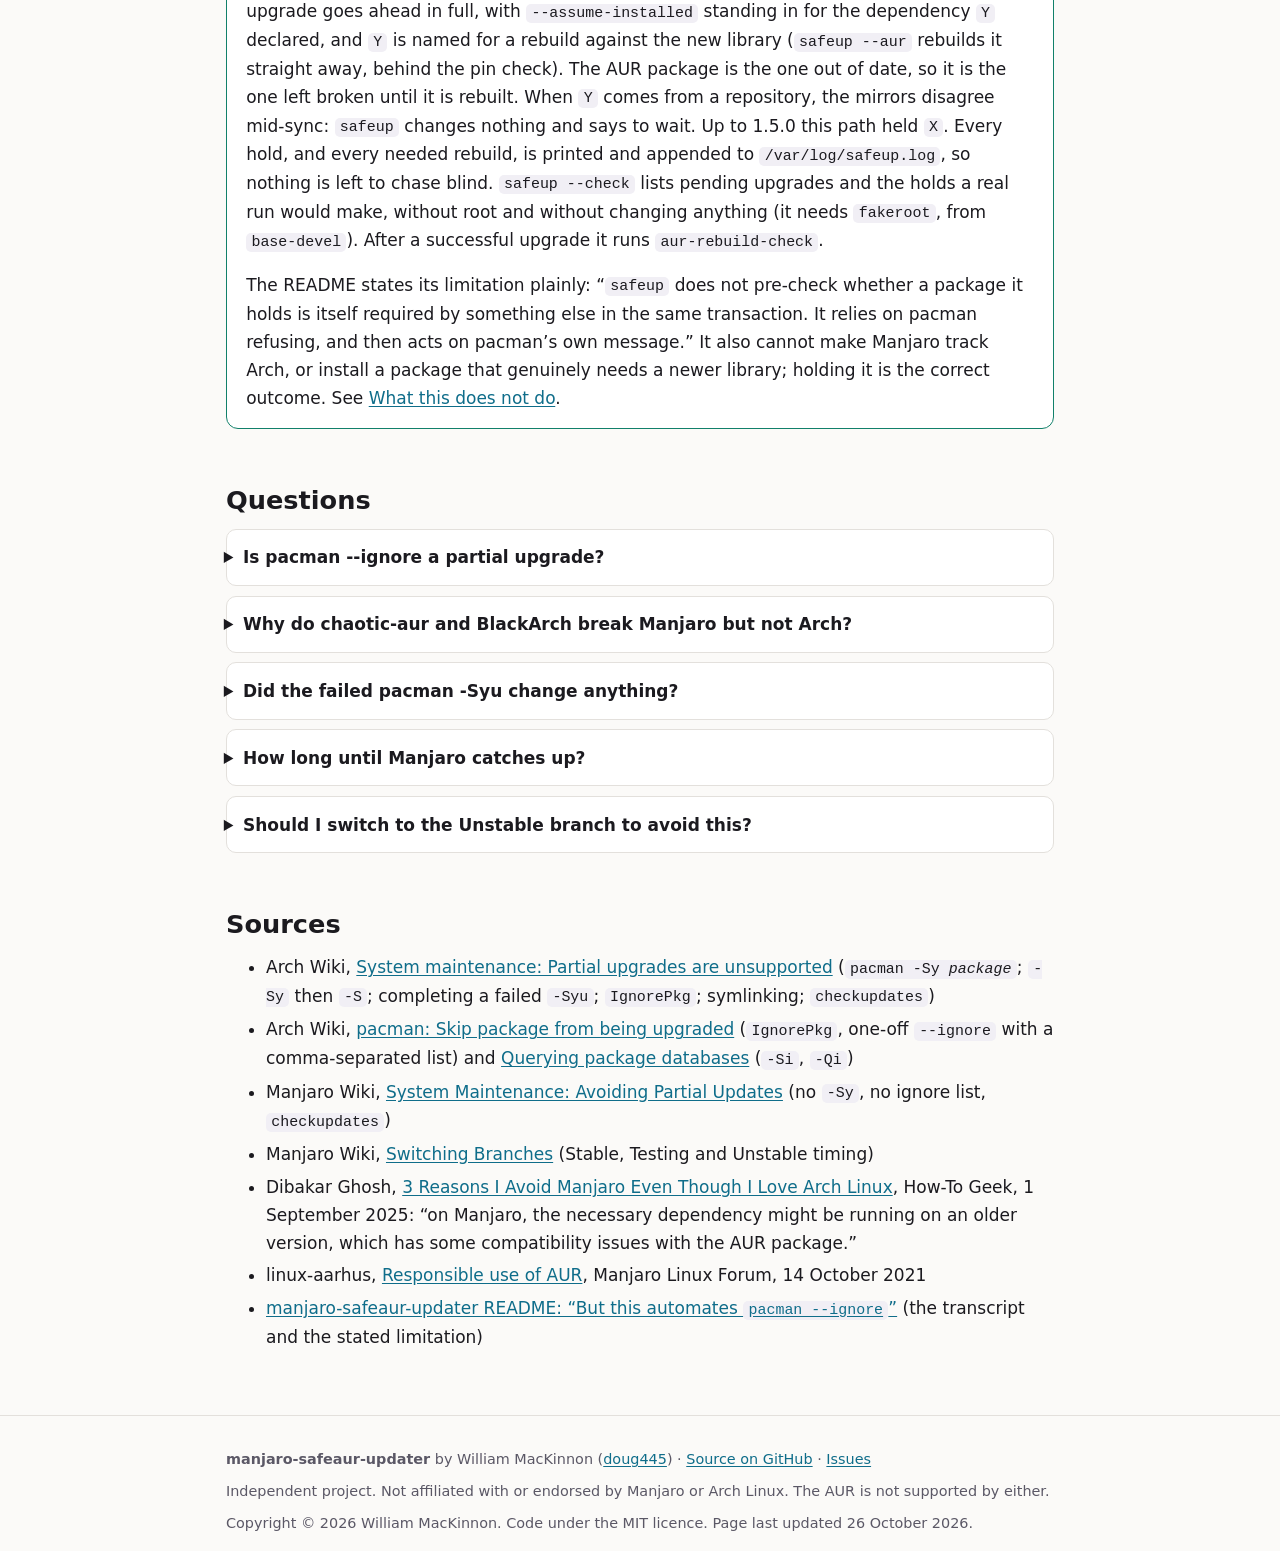
<file: manjaro-partial-upgrade-could-not-satisfy-dependencies/index.html>
<!doctype html>
<html lang="en">
<head>
<meta charset="utf-8">
<meta name="viewport" content="width=device-width, initial-scale=1">
<title>Manjaro “could not satisfy dependencies” with chaotic-aur</title>
<meta name="description" content="Manjaro pacman -Syu fails with “could not satisfy dependencies” when chaotic-aur or BlackArch is ahead of Manjaro. Why it happens and how to hold it safely.">
<link rel="canonical" href="https://doug445.github.io/manjaro-safeaur-updater/manjaro-partial-upgrade-could-not-satisfy-dependencies/">
<meta name="author" content="William MacKinnon">
<meta name="robots" content="index, follow, max-image-preview:large">
<meta name="color-scheme" content="light dark">
<link rel="stylesheet" href="../style.css">
<meta property="og:type" content="article">
<meta property="og:site_name" content="Manjaro SafeAUR Updater">
<meta property="og:title" content="Manjaro “could not satisfy dependencies” with chaotic-aur">
<meta property="og:description" content="Manjaro pacman -Syu fails with “could not satisfy dependencies” when chaotic-aur or BlackArch is ahead of Manjaro. Why it happens and how to hold it safely.">
<meta property="og:url" content="https://doug445.github.io/manjaro-safeaur-updater/manjaro-partial-upgrade-could-not-satisfy-dependencies/">
<meta property="og:image" content="https://doug445.github.io/manjaro-safeaur-updater/card.png">
<meta property="og:image:width" content="1200">
<meta property="og:image:height" content="630">
<meta property="article:published_time" content="2026-10-14">
<meta property="article:modified_time" content="2026-10-14">
<meta name="twitter:card" content="summary_large_image">
<script type="application/ld+json">
{
  "@context": "https://schema.org",
  "@graph": [
    {
      "@type": "TechArticle",
      "headline": "Manjaro “could not satisfy dependencies” with chaotic-aur or BlackArch",
      "description": "Manjaro pacman -Syu fails with “could not satisfy dependencies” when chaotic-aur or BlackArch is ahead of Manjaro. Why it happens and how to hold it safely.",
      "datePublished": "2026-10-14",
      "dateModified": "2026-10-26",
      "image": "https://doug445.github.io/manjaro-safeaur-updater/card.png",
      "author": { "@type": "Person", "name": "William MacKinnon", "url": "https://github.com/doug445" },
      "mainEntityOfPage": "https://doug445.github.io/manjaro-safeaur-updater/manjaro-partial-upgrade-could-not-satisfy-dependencies/",
      "about": { "@type": "SoftwareApplication", "name": "manjaro-safeaur-updater", "url": "https://doug445.github.io/manjaro-safeaur-updater/", "applicationCategory": "UtilitiesApplication", "operatingSystem": "Manjaro Linux" }
    },
    {
      "@type": "BreadcrumbList",
      "itemListElement": [
        { "@type": "ListItem", "position": 1, "name": "Manjaro SafeAUR Updater", "item": "https://doug445.github.io/manjaro-safeaur-updater/" },
        { "@type": "ListItem", "position": 2, "name": "Partial upgrades", "item": "https://doug445.github.io/manjaro-safeaur-updater/manjaro-partial-upgrade-could-not-satisfy-dependencies/" }
      ]
    },
    {
      "@type": "FAQPage",
      "mainEntity": [
        { "@type": "Question", "name": "Is pacman --ignore a partial upgrade?", "acceptedAnswer": { "@type": "Answer", "text": "Yes. Skipping any package during pacman -Syu leaves your system on a mix of versions the repositories never shipped together, and both the Arch and Manjaro wikis warn against it. What --ignore cannot do is install a set of packages with an unsatisfied declared dependency: pacman resolves the whole transaction and refuses instead. The risk that remains is holding a library while the packages built against it move on, so hold the dependent package, for one upgrade, and retry without the hold next time." } },
        { "@type": "Question", "name": "Why do chaotic-aur and BlackArch break Manjaro but not Arch?", "acceptedAnswer": { "@type": "Answer", "text": "Both build against Arch’s current repositories. Manjaro Stable receives packages after roughly a couple of weeks of testing, so for a while the third-party package needs library versions Manjaro does not ship yet. On Arch the library and the rebuilt package arrive together." } },
        { "@type": "Question", "name": "Did the failed pacman -Syu change anything?", "acceptedAnswer": { "@type": "Answer", "text": "No packages changed: “failed to prepare transaction” means pacman stopped before installing anything. The database refresh did happen: the -y step already ran, so your sync databases are now newer than your installed packages. Resolve the error and complete a full upgrade before installing anything else with pacman -S." } },
        { "@type": "Question", "name": "How long until Manjaro catches up?", "acceptedAnswer": { "@type": "Answer", "text": "There is no fixed date. Manjaro’s wiki describes Stable packages as having gone through roughly a couple of weeks of testing on the Unstable and Testing branches. Retry a plain pacman -Syu after each Stable update and drop the hold as soon as it succeeds." } },
        { "@type": "Question", "name": "Should I switch to the Unstable branch to avoid this?", "acceptedAnswer": { "@type": "Answer", "text": "It narrows the gap, since Unstable is synced with Arch several times a day, but Manjaro-specific packages such as kernels enter there before they have been tested. That is a trade-off to make deliberately, and after switching branches you must sync and upgrade with pacman -Syu." } }
      ]
    }
  ]
}
</script>
</head>
<body>

<nav class="sitenav" aria-label="Site">
  <div class="wrap">
    <a class="brand" href="../">Manjaro SafeAUR Updater</a>
    <a href="../aur-package-broken-after-manjaro-update/">AUR broken after update</a>
    <a href="../manjaro-partial-upgrade-could-not-satisfy-dependencies/">Partial upgrades</a>
    <a href="https://github.com/doug445/manjaro-safeaur-updater">GitHub</a>
  </div>
</nav>

<main class="wrap">
<p class="crumbs"><a href="../">Manjaro SafeAUR Updater</a> › Partial upgrades</p>
<h1>Manjaro “could not satisfy dependencies” with chaotic-aur or BlackArch</h1>
<p class="lede">You have chaotic-aur, BlackArch or another third-party binary repository enabled, and <code>pacman -Syu</code> stops with <code>error: failed to prepare transaction (could not satisfy dependencies)</code>, or tells you that installing one package breaks a dependency required by another. This page explains what the message means, why Manjaro hits it when Arch does not, the manual ways out that do not make things worse, and exactly how far <code>--ignore</code> can be trusted.</p>

<h2 id="meaning">What the error means</h2>
<p>It comes in two forms, and both are pacman refusing a transaction before it changes anything. pacman may print warnings above them; the lines that matter look like this, with placeholder package names:</p>
<div class="codeblock"><pre><code>error: failed to prepare transaction (could not satisfy dependencies)
:: unable to satisfy dependency 'libfoo&gt;=2.0' required by bar</code></pre></div>
<p>The new version of <code>bar</code>, usually from your third-party repository, needs <code>libfoo</code> 2.0 or later. Nothing installed provides it, and nothing in this upgrade will.</p>
<div class="codeblock"><pre><code>error: failed to prepare transaction (could not satisfy dependencies)
:: installing libfoo (2.0-1) breaks dependency 'libfoo=1.0' required by bar</code></pre></div>
<p>This is the other direction. Upgrading <code>libfoo</code> would leave an installed package, <code>bar</code>, with a version requirement it no longer meets. <code>bar</code> is often a foreign or AUR package built against the old version.</p>
<p>“Failed to prepare transaction” means pacman stopped before downloading or installing any package. The <code>-y</code> half of <code>-Syu</code>, however, has already run: your sync databases are now newer than your installed packages. The Arch wiki’s rule for this state is that the error “must be resolved and the upgrade operation completed before other package management operations.” In particular, do not <code>pacman -S</code> anything else until you have.</p>

<h2 id="why">Why Manjaro hits this and Arch does not</h2>
<p>chaotic-aur and BlackArch build against Arch’s repositories and publish as soon as Arch moves. Manjaro’s branches do not move with Arch: Unstable “is synced several times a day with Arch package releases”, while packages reach Stable only after “roughly a couple of weeks testing by the users of the Unstable/Testing repos”.</p>
<p>So for a while the third-party repository’s <code>bar</code> is built for Arch’s <code>libfoo 2.0</code> and Manjaro’s repository still carries <code>libfoo 1.0</code>. On Arch the two arrive together. On Manjaro there is a gap, and every <code>pacman -Syu</code> during it asks pacman to install a package whose dependencies your repositories cannot meet yet. The How-To Geek article quoted in the sources describes the same mismatch for AUR packages.</p>
<p>The same gap causes the opposite problem later: AUR packages built against <code>libfoo 1.0</code> break when Manjaro ships 2.0. That is covered in <a href="../aur-package-broken-after-manjaro-update/">AUR package broken after a Manjaro update</a>.</p>

<h2 id="diagnose">Find out which package is stuck</h2>
<p>To see what is pending without touching the sync databases, use <code>checkupdates</code> from <code>pacman-contrib</code>, which both the Arch and Manjaro wikis recommend for this:</p>
<div class="codeblock"><pre><code>checkupdates</code></pre></div>
<p>Then compare what <code>bar</code> wants with what you have and what your Manjaro repositories offer:</p>
<div class="codeblock"><pre><code>pacman -Si bar
pacman -Si libfoo
pacman -Qi libfoo</code></pre></div>
<p><code>pacman -Si bar</code> shows the <code>Repository</code> it comes from and its <code>Depends On</code> line with the version constraint. If more than one repository carries the name, it prints one block per repository; the first, in <code>pacman.conf</code> order, is the copy <code>-Syu</code> installs. <code>pacman -Si libfoo</code> shows the newest version your repositories offer, and <code>pacman -Qi libfoo</code> shows the installed version and what requires it. If the version <code>bar</code> needs is newer than anything Manjaro offers, you are looking at the lag, not a broken mirror.</p>

<h2 id="fix">Safe ways out</h2>

<h3>Wait</h3>
<p>When Manjaro ships <code>libfoo 2.0</code>, a plain <code>pacman -Syu</code> installs both together and the error goes away. The cost is that until then <code>pacman -Syu</code> keeps stopping at this error, so you get no other updates either. That is why most people reach for the next option.</p>

<h3>Hold the new version of the dependent package, for one upgrade</h3>
<div class="codeblock"><pre><code>sudo pacman -Syu --ignore bar</code></pre></div>
<p><code>--ignore</code> takes a comma-separated list and applies to this one command, unlike <code>IgnorePkg</code> in <code>pacman.conf</code>, which applies until you remove it. <code>bar</code> stays at the version you already have, everything else upgrades, and pacman still checks <code>bar</code>’s existing dependencies against everything that moves. Next time, run plain <code>pacman -Syu</code> again and see whether Manjaro has caught up.</p>
<p>This is a partial upgrade, and both wikis say so. The Arch wiki: “Be careful in skipping packages, since partial upgrades are unsupported.” Manjaro’s: “Don't add packages to pacman's or pamac's ignore list.” The reason for the rule is the Arch wiki’s own example: upgrading one package pulls in a new library, which “might then break the other package which depends on an older version of the library.” Holding a <em>library</em> while its dependents move forward is that pattern. Holding <code>bar</code>, the dependent whose new version cannot install correctly right now anyway, is the opposite direction: its old version keeps the dependencies it was already installed with.</p>
<p>Keep the hold visible. Write it down, and retry without <code>--ignore</code> after each Manjaro Stable update. A hold that quietly becomes permanent is the long-term hazard.</p>

<h3>What not to do</h3>
<ul>
<li><strong><code>pacman -Sy bar</code>, or <code>pacman -Sy</code> followed by <code>pacman -S bar</code>.</strong> The Arch wiki names both as partial upgrades not to use.</li>
<li><strong>Installing a newer <code>libfoo</code> from the third-party repository or an Arch mirror.</strong> Manjaro’s own packages are built against the <code>libfoo</code> Manjaro ships. Replacing it underneath them is the wiki’s example in full.</li>
<li><strong>Forcing past the dependency check, or symlinking a missing soname.</strong> The Arch wiki: “do not "fix" the problem simply by symlinking.”</li>
<li><strong>Adding <code>bar</code> to <code>IgnorePkg</code> and forgetting it.</strong></li>
</ul>

<h2 id="ignore">Can <code>--ignore</code> leave a dependency unsatisfied?</h2>
<p>Not a declared one. <code>--ignore</code> suppresses an upgrade; it does not suppress dependency resolution. pacman still resolves the whole transaction and refuses one that would leave a dependency unsatisfied. The manjaro-safeaur-updater README shows this as a test against a throwaway pacman root rather than an assertion: <code>consumer 1.0</code> requires <code>libX=1.0</code>, both have upgrades pending, and <code>libX</code> is ignored so that <code>consumer 2.0</code> would need a <code>libX 2.0</code> that will not be installed.</p>
<div class="codeblock"><pre><code>$ pacman -Syu --noconfirm --ignore libX
warning: ignoring package libX-2.0-1
warning: cannot resolve "libX=2.0", a dependency of "consumer"
error: failed to prepare transaction (could not satisfy dependencies)
:: unable to satisfy dependency 'libX=2.0' required by consumer
                                                            exit 1

$ pacman -Q                       # nothing moved
consumer 1.0-1
libX 1.0-1

$ pacman -Dk                      # pacman's own consistency audit
No database errors have been found!</code></pre></div>
<p>Nothing moved, and pacman’s database check finds nothing wrong. The transcript is section 19 of <a href="https://github.com/doug445/manjaro-safeaur-updater/blob/main/tests/loopback-core-test.sh"><code>tests/loopback-core-test.sh</code></a> and runs in CI against real pacman transactions. It tests pacman’s behaviour, not any wrapper’s: if you <code>--ignore</code> the wrong thing, pacman refuses rather than installing a broken set.</p>
<div class="note">
<p><strong>Where that guarantee ends.</strong> pacman checks the dependencies packages <em>declare</em>. It cannot see a soname recorded inside a binary unless the package also declares it as a dependency. The guarantee is only as strong as the packages’ metadata, which is why the direction of a hold still matters. And any tool that automates <code>--ignore</code> inherits this property rather than adding to it: you are trusting pacman’s resolver, not the tool.</p>
</div>

<h2 id="automated">Automating the hold</h2>
<div class="tool">
<p><strong>Automated:</strong> <code>safeup</code>, from <a href="https://github.com/doug445/manjaro-safeaur-updater">manjaro-safeaur-updater</a>, makes this decision before <code>pacman -Syu</code> rather than after it fails. It reads your repositories from <code>pacman.conf</code> and treats any that is not <code>core</code>, <code>extra</code>, <code>multilib</code>, <code>community</code>, <code>core-testing</code>, <code>extra-testing</code> or <code>multilib-testing</code> as foreign; with none, it passes straight through to plain <code>pacman -Syu</code>. Its pre-flight refreshes a private snapshot of the sync databases, the way <code>checkupdates</code> does, so your real database is never refreshed without an upgrade. For each pending upgrade it judges the copy pacman will actually install, the first repository in <code>pacman.conf</code> order that carries it. If that copy is foreign, each version-constrained dependency must be satisfied either by what is installed (<code>pacman -T</code>) or by a package this same upgrade brings in (<code>pacman -Sddp</code>). A package that fails both is held with <code>--ignore</code>, and everything else upgrades in one <code>pacman -Syu</code>.</p>
<p>If pacman still reports <code>installing X breaks dependency … required by Y</code>, <code>safeup</code> does not hold <code>X</code>: that is a Manjaro package, often a library, and holding a library while the rest of the repo moves on is exactly the partial upgrade to avoid. When <code>Y</code> is an AUR package, the repo upgrade goes ahead in full, with <code>--assume-installed</code> standing in for the dependency <code>Y</code> declared, and <code>Y</code> is named for a rebuild against the new library (<code>safeup --aur</code> rebuilds it straight away, behind the pin check). The AUR package is the one out of date, so it is the one left broken until it is rebuilt. When <code>Y</code> comes from a repository, the mirrors disagree mid-sync: <code>safeup</code> changes nothing and says to wait. Up to 1.5.0 this path held <code>X</code>. Every hold, and every needed rebuild, is printed and appended to <code>/var/log/safeup.log</code>, so nothing is left to chase blind. <code>safeup --check</code> lists pending upgrades and the holds a real run would make, without root and without changing anything (it needs <code>fakeroot</code>, from <code>base-devel</code>). After a successful upgrade it runs <code>aur-rebuild-check</code>.</p>
<p>The README states its limitation plainly: “<code>safeup</code> does not pre-check whether a package it holds is itself required by something else in the same transaction. It relies on pacman refusing, and then acts on pacman’s own message.” It also cannot make Manjaro track Arch, or install a package that genuinely needs a newer library; holding it is the correct outcome. See <a href="https://github.com/doug445/manjaro-safeaur-updater#what-this-does-not-do">What this does not do</a>.</p>
</div>

<h2 id="faq">Questions</h2>
<details><summary>Is pacman --ignore a partial upgrade?</summary><p>Yes. Skipping any package during <code>pacman -Syu</code> leaves your system on a mix of versions the repositories never shipped together, and both the Arch and Manjaro wikis warn against it. What <code>--ignore</code> cannot do is install a set of packages with an unsatisfied declared dependency: pacman resolves the whole transaction and refuses instead. The risk that remains is holding a library while the packages built against it move on, so hold the dependent package, for one upgrade, and retry without the hold next time.</p></details>
<details><summary>Why do chaotic-aur and BlackArch break Manjaro but not Arch?</summary><p>Both build against Arch’s current repositories. Manjaro Stable receives packages after roughly a couple of weeks of testing, so for a while the third-party package needs library versions Manjaro does not ship yet. On Arch the library and the rebuilt package arrive together.</p></details>
<details><summary>Did the failed pacman -Syu change anything?</summary><p>No packages changed: “failed to prepare transaction” means pacman stopped before installing anything. The database refresh did happen: the <code>-y</code> step already ran, so your sync databases are now newer than your installed packages. Resolve the error and complete a full upgrade before installing anything else with <code>pacman -S</code>.</p></details>
<details><summary>How long until Manjaro catches up?</summary><p>There is no fixed date. Manjaro’s wiki describes Stable packages as having gone through roughly a couple of weeks of testing on the Unstable and Testing branches. Retry a plain <code>pacman -Syu</code> after each Stable update and drop the hold as soon as it succeeds.</p></details>
<details><summary>Should I switch to the Unstable branch to avoid this?</summary><p>It narrows the gap, since Unstable is synced with Arch several times a day, but Manjaro-specific packages such as kernels enter there before they have been tested. That is a trade-off to make deliberately, and after switching branches you must sync and upgrade with <code>pacman -Syu</code>.</p></details>

<h2 id="sources">Sources</h2>
<ul>
<li>Arch Wiki, <a href="https://wiki.archlinux.org/title/System_maintenance#Partial_upgrades_are_unsupported">System maintenance: Partial upgrades are unsupported</a> (<code>pacman -Sy <em>package</em></code>; <code>-Sy</code> then <code>-S</code>; completing a failed <code>-Syu</code>; <code>IgnorePkg</code>; symlinking; <code>checkupdates</code>)</li>
<li>Arch Wiki, <a href="https://wiki.archlinux.org/title/Pacman#Skip_package_from_being_upgraded">pacman: Skip package from being upgraded</a> (<code>IgnorePkg</code>, one-off <code>--ignore</code> with a comma-separated list) and <a href="https://wiki.archlinux.org/title/Pacman#Querying_package_databases">Querying package databases</a> (<code>-Si</code>, <code>-Qi</code>)</li>
<li>Manjaro Wiki, <a href="https://wiki.manjaro.org/index.php?title=System_Maintenance">System Maintenance: Avoiding Partial Updates</a> (no <code>-Sy</code>, no ignore list, <code>checkupdates</code>)</li>
<li>Manjaro Wiki, <a href="https://wiki.manjaro.org/index.php?title=Switching_Branches">Switching Branches</a> (Stable, Testing and Unstable timing)</li>
<li>Dibakar Ghosh, <a href="https://www.howtogeek.com/why-i-avoid-manjaro-even-though-i-love-arch-linux/">3 Reasons I Avoid Manjaro Even Though I Love Arch Linux</a>, How-To Geek, 1 September 2025: “on Manjaro, the necessary dependency might be running on an older version, which has some compatibility issues with the AUR package.”</li>
<li>linux-aarhus, <a href="https://forum.manjaro.org/t/responsible-use-of-aur/86392">Responsible use of AUR</a>, Manjaro Linux Forum, 14 October 2021</li>
<li><a href="https://github.com/doug445/manjaro-safeaur-updater#but-this-automates-pacman---ignore">manjaro-safeaur-updater README: “But this automates <code>pacman --ignore</code>”</a> (the transcript and the stated limitation)</li>
</ul>

</main>

<footer>
  <div class="wrap">
    <p><strong>manjaro-safeaur-updater</strong> by William MacKinnon
      (<a href="https://github.com/doug445">doug445</a>) ·
      <a href="https://github.com/doug445/manjaro-safeaur-updater">Source on GitHub</a> ·
      <a href="https://github.com/doug445/manjaro-safeaur-updater/issues">Issues</a></p>
    <p>Independent project. Not affiliated with or endorsed by Manjaro or Arch Linux. The AUR is not supported by either.</p>
    <p>Copyright © 2026 William MacKinnon. Code under the MIT licence. Page last updated 26 October 2026.</p>
  </div>
</footer>

<script>
document.querySelectorAll('.codeblock').forEach(function (block) {
  var btn = document.createElement('button');
  btn.className = 'copy'; btn.type = 'button'; btn.textContent = 'Copy';
  btn.addEventListener('click', function () {
    navigator.clipboard.writeText(block.querySelector('code').innerText).then(function () {
      btn.textContent = 'Copied'; setTimeout(function () { btn.textContent = 'Copy'; }, 1500);
    }).catch(function () { btn.textContent = 'Select + copy'; });
  });
  block.appendChild(btn);
});
</script>
</body>
</html>
</file>
<file: style.css>
:root {
  --bg: #fbfaf8;
  --surface: #ffffff;
  --surface-2: #f3f1ee;
  --text: #1b1a1f;
  --muted: #5b5866;
  --border: #e3e0dc;
  --accent: #11806a;
  --accent-2: #0f6d8a;
  --accent-ink: #ffffff;
  --code-bg: #f1eff5;
  --warn-bg: #fff5e6;
  --warn-border: #e8a33a;
  --ok: #1e7d45;
}
@media (prefers-color-scheme: dark) {
  :root:not([data-theme="light"]) {
    --bg: #0b0f17;
    --surface: #111a26;
    --surface-2: #16212f;
    --text: #eef3f8;
    --muted: #9fb0c2;
    --border: #2b3d52;
    --accent: #35bf5c;
    --accent-2: #6aa1ff;
    --accent-ink: #061020;
    --code-bg: #121c28;
    --warn-bg: #261c0c;
    --warn-border: #c9862a;
    --ok: #5fd48f;
  }
}
:root[data-theme="dark"] {
  --bg: #0b0f17;
  --surface: #111a26;
  --surface-2: #16212f;
  --text: #eef3f8;
  --muted: #9fb0c2;
  --border: #2b3d52;
  --accent: #35bf5c;
  --accent-2: #6aa1ff;
  --accent-ink: #061020;
  --code-bg: #121c28;
  --warn-bg: #261c0c;
  --warn-border: #c9862a;
  --ok: #5fd48f;
}

*, *::before, *::after { box-sizing: border-box; }
html { -webkit-text-size-adjust: 100%; scroll-padding-top: 1rem; }
body {
  margin: 0;
  background: var(--bg);
  color: var(--text);
  font: 17px/1.65 system-ui, -apple-system, "Segoe UI", Roboto, "Helvetica Neue", Arial, sans-serif;
}
a { color: var(--accent-2); text-underline-offset: 2px; }
a:hover { color: var(--accent); }
.wrap { max-width: 860px; margin: 0 auto; padding: 0 16px; }

header.hero { padding: 2.5rem 0 1.5rem; border-bottom: 1px solid var(--border); }
.hero img {
  display: block; width: 100%; height: auto; border-radius: 14px;
  border: 1px solid var(--border); margin-bottom: 1.75rem;
}
.eyebrow {
  font-size: .8rem; letter-spacing: .08em; text-transform: uppercase;
  color: var(--muted); margin: 0 0 .5rem;
}
h1 { font-size: clamp(1.9rem, 5vw, 2.7rem); line-height: 1.15; margin: 0 0 1rem; letter-spacing: -.01em; }
h2 { font-size: 1.6rem; line-height: 1.25; margin: 3rem 0 .75rem; padding-top: .5rem; }
h3 { font-size: 1.2rem; margin: 2rem 0 .5rem; }
p, ul, ol { margin: 0 0 1rem; }
li { margin: .3rem 0; }
.lede { font-size: 1.15rem; color: var(--text); }

.cta { display: flex; flex-wrap: wrap; gap: .75rem; margin: 1.5rem 0 1rem; }
.btn {
  display: inline-block; padding: .65rem 1.1rem; border-radius: 9px;
  font-weight: 600; text-decoration: none; border: 1px solid var(--border);
  color: var(--text); background: var(--surface);
}
.btn.primary { background: var(--accent); border-color: var(--accent); color: var(--accent-ink); }
.btn:hover { filter: brightness(1.08); color: inherit; }
.btn.primary:hover { color: var(--accent-ink); }

.facts { display: flex; flex-wrap: wrap; gap: .5rem; padding: 0; list-style: none; margin: 1rem 0 0; }
.facts li {
  margin: 0; font-size: .85rem; padding: .25rem .65rem; border-radius: 999px;
  background: var(--surface-2); border: 1px solid var(--border); color: var(--muted);
}

nav.toc {
  margin: 2rem 0 0; padding: 1rem 1.25rem; background: var(--surface);
  border: 1px solid var(--border); border-radius: 12px;
}
nav.toc h2 { font-size: 1rem; margin: 0 0 .5rem; padding: 0; }
nav.toc ol { columns: 2; column-gap: 2rem; margin: 0; padding-left: 1.2rem; font-size: .95rem; }
@media (max-width: 600px) { nav.toc ol { columns: 1; } }

.note {
  border-left: 4px solid var(--warn-border); background: var(--warn-bg);
  padding: .9rem 1.1rem; border-radius: 0 10px 10px 0; margin: 1.25rem 0;
}
.note p:last-child { margin-bottom: 0; }

pre, code { font-family: ui-monospace, "SF Mono", "JetBrains Mono", Menlo, Consolas, monospace; }
code { font-size: .88em; background: var(--code-bg); padding: .1em .35em; border-radius: 5px; }
.codeblock { position: relative; margin: 1rem 0 1.25rem; }
pre {
  background: var(--code-bg); border: 1px solid var(--border); border-radius: 10px;
  padding: 1rem 1.1rem; overflow-x: auto; font-size: .87rem; line-height: 1.55; margin: 0;
}
pre code { background: none; padding: 0; font-size: inherit; }
.copy {
  position: absolute; top: .5rem; right: .5rem; font: 600 .75rem/1 system-ui, sans-serif;
  padding: .4rem .6rem; border-radius: 6px; border: 1px solid var(--border);
  background: var(--surface); color: var(--muted); cursor: pointer;
}
.copy:hover { color: var(--text); }

.table-scroll { overflow-x: auto; margin: 1rem 0 1.25rem; border: 1px solid var(--border); border-radius: 10px; }
table { border-collapse: collapse; width: 100%; font-size: .93rem; background: var(--surface); }
th, td { text-align: left; padding: .6rem .8rem; border-bottom: 1px solid var(--border); vertical-align: top; }
th { background: var(--surface-2); font-weight: 600; }
tr:last-child td { border-bottom: 0; }

.chain { display: flex; flex-wrap: wrap; align-items: center; gap: .4rem; margin: 1rem 0; font-size: .9rem; }
.chain span {
  padding: .35rem .65rem; border-radius: 7px; background: var(--surface);
  border: 1px solid var(--border); font-family: ui-monospace, Menlo, monospace;
}
.chain span.hot { border-color: var(--accent); color: var(--accent); font-weight: 600; }
.chain i { color: var(--muted); font-style: normal; }

ol.steps { counter-reset: s; list-style: none; padding: 0; }
ol.steps > li {
  counter-increment: s; position: relative; padding: 0 0 0 3rem; margin: 0 0 1.75rem;
}
ol.steps > li::before {
  content: counter(s); position: absolute; left: 0; top: .1rem;
  width: 2rem; height: 2rem; border-radius: 50%; display: grid; place-items: center;
  background: var(--accent); color: var(--accent-ink); font-weight: 700; font-size: .95rem;
}
ol.steps > li > h3 { margin-top: 0; }

figure { margin: 1.5rem 0; }
figure img { max-width: 100%; height: auto; border-radius: 10px; border: 1px solid var(--border); display: block; margin: 0 auto; }
figcaption { font-size: .88rem; color: var(--muted); text-align: center; margin-top: .5rem; }

details {
  border: 1px solid var(--border); border-radius: 10px; background: var(--surface);
  margin: .6rem 0; padding: 0 1rem;
}
details[open] { padding-bottom: .5rem; }
summary { cursor: pointer; font-weight: 600; padding: .85rem 0; list-style-position: outside; }
details p { margin: .25rem 0 .75rem; }

.ok { color: var(--ok); font-weight: 600; }

footer {
  margin-top: 4rem; padding: 2rem 0 3rem; border-top: 1px solid var(--border);
  color: var(--muted); font-size: .9rem;
}
footer p { margin: 0 0 .5rem; }

.sitenav { border-bottom: 1px solid var(--border); background: var(--surface); }
.sitenav .wrap { display: flex; flex-wrap: wrap; gap: .25rem 1.25rem; align-items: center; padding-top: .7rem; padding-bottom: .7rem; font-size: .92rem; }
.sitenav .brand { font-weight: 700; color: var(--text); text-decoration: none; margin-right: auto; }
.sitenav a { text-decoration: none; }
.crumbs { font-size: .85rem; color: var(--muted); margin: 1.5rem 0 0; }
.cards { display: grid; grid-template-columns: repeat(auto-fit, minmax(240px, 1fr)); gap: 1rem; margin: 1rem 0 1.5rem; }
.card { display: block; padding: 1rem 1.1rem; border: 1px solid var(--border); border-radius: 12px; background: var(--surface); text-decoration: none; color: var(--text); }
.card:hover { border-color: var(--accent); color: var(--text); }
.card strong { display: block; margin-bottom: .3rem; color: var(--accent); }
.card span { font-size: .92rem; color: var(--muted); }
.tool { border: 1px solid var(--accent); border-radius: 12px; padding: 1rem 1.2rem; margin: 2rem 0; background: var(--surface); }
.tool p:last-child { margin-bottom: 0; }
small { color: var(--muted); }
</file>
